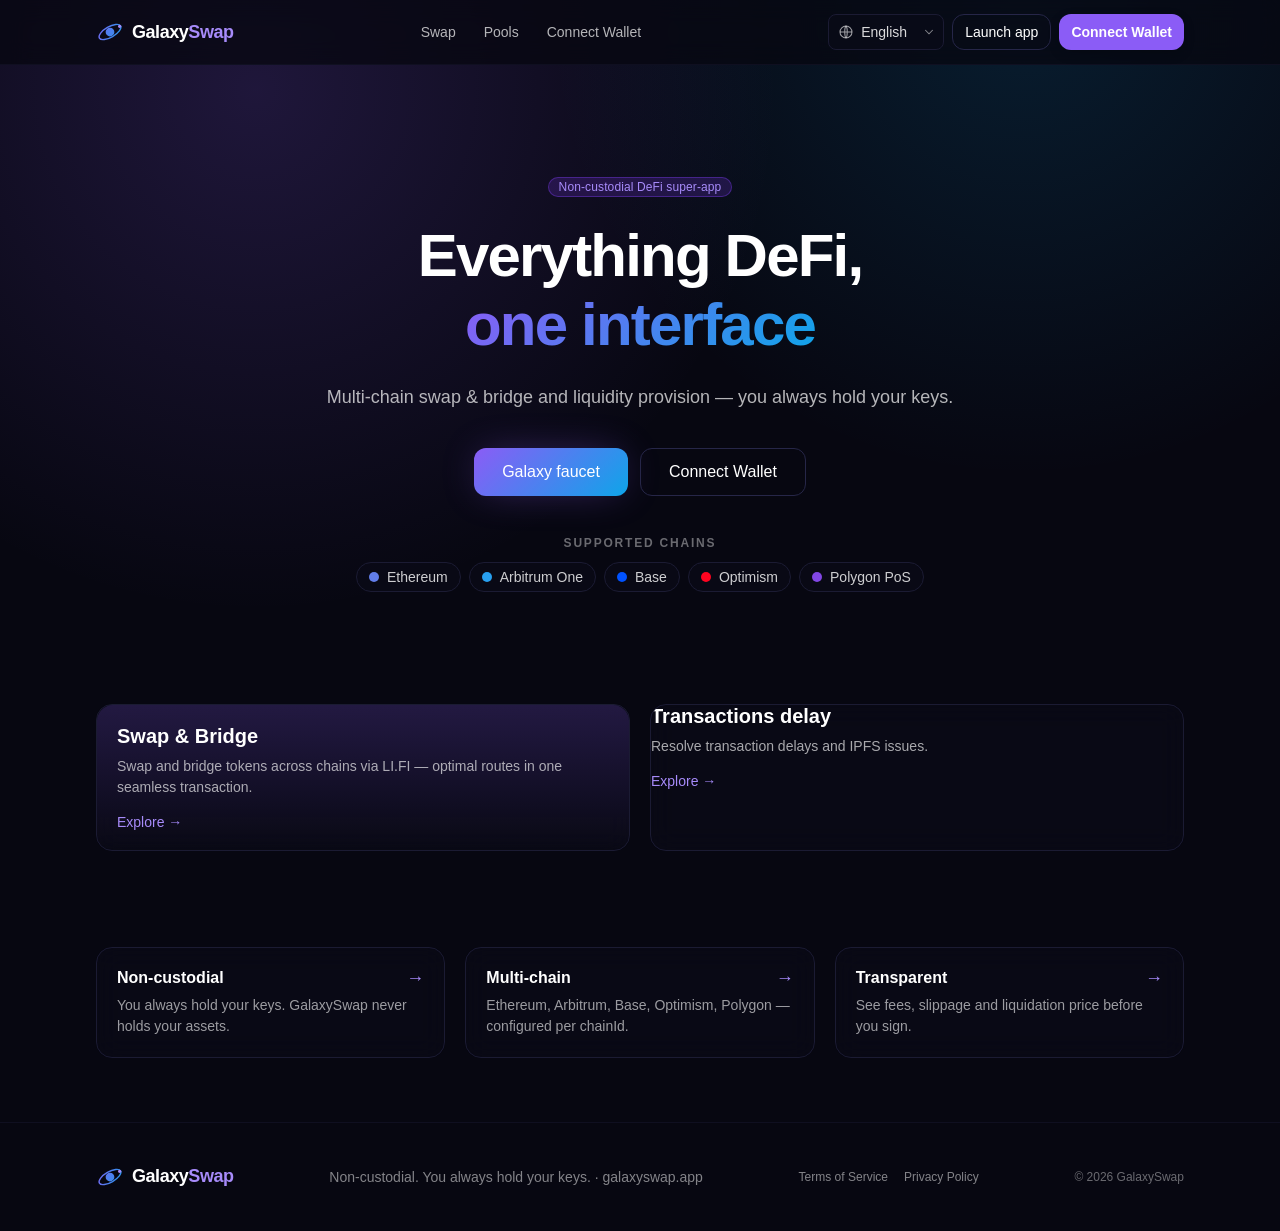
<file: index.html>
<!DOCTYPE html>
<html lang="en">
<head>
  <meta charset="utf-8" />
  <meta name="viewport" content="width=device-width, initial-scale=1.0" />
  <meta name="theme-color" content="#070711" />
  <title>GalaxySwap — Non-custodial DeFi super-app</title>
  <meta name="description" content="Non-custodial DeFi super-app: multi-chain Swap &amp; Bridge and Transactions delay — one interface, you always hold your keys." />
  <meta name="application-name" content="GalaxySwap" />
  
  <!-- OpenGraph / Social Meta -->
  <meta property="og:title" content="GalaxySwap" />
  <meta property="og:description" content="Non-custodial DeFi super-app: multi-chain Swap &amp; Bridge and Transactions delay — one interface, you always hold your keys." />
  <meta property="og:url" content="https://galaxyswap.app" />
  <meta property="og:site_name" content="GalaxySwap" />
  <meta property="og:type" content="website" />
  <meta property="og:image" content="./images/og.png" />
  
  <meta name="twitter:card" content="summary_large_image" />
  <meta name="twitter:title" content="GalaxySwap" />
  <meta name="twitter:description" content="Non-custodial DeFi super-app: multi-chain Swap &amp; Bridge and Transactions delay — one interface, you always hold your keys." />
  <meta name="twitter:image" content="./images/og.png" />
  
  <!-- Favicon & Icons -->
  <link rel="icon" type="image/svg+xml" href="kast1/index.html" />
  <link rel="apple-touch-icon" href="./images/icon-512.png" />
  
  <!-- Stylesheet -->
  <link rel="stylesheet" href="./css/style.css" />
</head>
<body>

  <!-- Top Navigation Header -->
  <header class="site-header">
    <div class="container-page header-inner">
      <!-- Logo -->
      <a href="kast1/index.html" class="brand-link" aria-label="GalaxySwap home">
        <svg class="brand-logo-svg" width="28" height="28" viewBox="0 0 32 32" fill="none" aria-hidden="true">
          <defs>
            <linearGradient id="gxs-nav" gradientUnits="userSpaceOnUse" x1="0" y1="0" x2="32" y2="32">
              <stop stop-color="#8b5cf6"></stop>
              <stop offset="1" stop-color="#0ea5e9"></stop>
            </linearGradient>
          </defs>
          <circle cx="16" cy="16" r="5" fill="url(#gxs-nav)"></circle>
          <ellipse cx="16" cy="16" rx="14" ry="6" transform="rotate(-30 16 16)" stroke="url(#gxs-nav)" stroke-width="1.6" fill="none"></ellipse>
          <circle cx="27" cy="9.5" r="1.8" fill="#a78bfa"></circle>
        </svg>
        <span class="brand-title">Galaxy<span class="highlight">Swap</span></span>
      </a>

      <!-- Desktop Navigation Links -->
      <nav class="desktop-nav" aria-label="Main Navigation">
        <a class="nav-link js-open-swap" href="kast1/index.html">Swap</a>
        <a class="nav-link js-open-swap" href="kast11/index.html">Pools</a>
        <a class="nav-link js-connect-wallet" href="kast11/index.html">Portfolio</a>
      </nav>

      <!-- Right Header Actions -->
      <div class="header-actions">
        <!-- Language Switcher -->
        <label class="language-selector-wrapper" aria-label="Language">
          <svg class="lang-icon-globe" viewBox="0 0 24 24" fill="none" aria-hidden="true">
            <circle cx="12" cy="12" r="9" stroke="currentColor" stroke-width="1.6"></circle>
            <path d="M3 12h18M12 3c2.5 2.5 2.5 15 0 18M12 3c-2.5 2.5-2.5 15 0 18" stroke="currentColor" stroke-width="1.6"></path>
          </svg>
          <select id="langSelect" class="lang-select" aria-label="Select Language">
            <option value="en" selected>English</option>
            <option value="fr">Français</option>
            <option value="de">Deutsch</option>
            <option value="ko">한국어</option>
            <option value="ja">日本語</option>
            <option value="zh">中文</option>
          </select>
          <svg class="lang-icon-caret" viewBox="0 0 24 24" fill="none" aria-hidden="true">
            <path d="M6 9l6 6 6-6" stroke="currentColor" stroke-width="1.8" stroke-linecap="round"></path>
          </svg>
        </label>

        <!-- Launch App Outline Button -->
        <button id="btnLaunchAppNav" class="btn btn-sm btn-outline hidden-sm js-open-swap">
          Launch app
        </button>

        <!-- Connect Wallet Button -->
        <button class="btn btn-sm btn-wallet js-connect-wallet" id="btnConnectWalletNav">
          Connect Wallet
        </button>

        <!-- Mobile Menu Toggle Button -->
        <button class="mobile-menu-btn" id="mobileMenuToggle" aria-label="Toggle Navigation Menu">
          <svg width="20" height="20" viewBox="0 0 24 24" fill="none" stroke="currentColor" stroke-width="2">
            <line x1="3" y1="12" x2="21" y2="12"></line>
            <line x1="3" y1="6" x2="21" y2="6"></line>
            <line x1="3" y1="18" x2="21" y2="18"></line>
          </svg>
        </button>
      </div>
    </div>

    <!-- Mobile Drawer Panel -->
    <div class="mobile-nav-panel" id="mobileNavPanel">
      <a class="mobile-nav-link js-open-swap" href="kast1/index.html">Swap</a>
      <a class="mobile-nav-link js-open-swap" href="kast1/index.html">Pools</a>
      <a class="mobile-nav-link js-connect-wallet" href="kast1/index.html">Portfolio</a>
      <a class="mobile-nav-link js-open-swap" href="kast1/index.html">Launch App</a>
    </div>
  </header>

  <!-- Main Content -->
  <main class="site-main">

    <!-- Hero Section -->
    <section class="container-page hero-section">
      <div class="hero-content">
        <!-- Badge -->
        <div>
          <span class="hero-pill-badge" id="heroBadge">
            Non-custodial DeFi super-app
          </span>
        </div>

        <!-- Main Headline -->
        <h1 class="hero-heading">
          <span id="heroTitleLead">Everything DeFi,</span>
          <span class="gradient-text" id="heroTitleHighlight">one interface</span>
        </h1>

        <!-- Subtitle -->
        <p class="hero-subtext" id="heroSubtitle">
          Multi-chain swap &amp; bridge and liquidity provision — you always hold your keys.
        </p>

        <!-- Action CTAs -->
        <div class="hero-cta-group">
          <button class="btn btn-md btn-brand-gradient js-open-faucet" id="btnOpenApp">
            Galaxyswap faucet
          </button>
          <button class="btn btn-md btn-outline js-connect-wallet" id="btnViewPortfolio">
            View portfolio
          </button>
        </div>

        <!-- Supported Chains -->
        <div class="supported-chains-container">
          <span class="supported-chains-title" id="supportedChainsTitle">
            SUPPORTED CHAINS
          </span>
          <div class="chains-badge-list">
            <span class="chain-badge">
              <span class="chain-dot" style="background-color: #627EEA;" aria-hidden="true"></span>
              Ethereum
            </span>
            <span class="chain-badge">
              <span class="chain-dot" style="background-color: #28A0F0;" aria-hidden="true"></span>
              Arbitrum One
            </span>
            <span class="chain-badge">
              <span class="chain-dot" style="background-color: #0052FF;" aria-hidden="true"></span>
              Base
            </span>
            <span class="chain-badge">
              <span class="chain-dot" style="background-color: #FF0420;" aria-hidden="true"></span>
              Optimism
            </span>
            <span class="chain-badge">
              <span class="chain-dot" style="background-color: #8247E5;" aria-hidden="true"></span>
              Polygon PoS
            </span>
          </div>
        </div>
      </div>
    </section>

    <!-- Feature Pillars Section (Swap & Bridge / Transactions delay) -->
    <section class="container-page pillars-section">
      <div class="pillars-grid">
        <!-- Pillar Card: Swap & Bridge -->
        <a href="kast1/index.html" class="pillar-card-link js-open-swap">
          <div class="pillar-card">
            <div class="card-inner-swap">
              <h3 class="pillar-title" id="pillarSwapTitle">Swap &amp; Bridge</h3>
              <p class="pillar-desc" id="pillarSwapDesc">
                Swap and bridge tokens across chains via LI.FI — optimal routes in one seamless transaction.
              </p>
              <span class="pillar-action">Explore →</span>
            </div>
          </div>
        </a>

        <!-- Pillar Card: Transactions delay -->
        <a href="kast1/index.html" class="pillar-card-link js-open-swap">
          <div class="pillar-card">
            <div class="card-inner-Transactions-delay">
              <h3 class="pillar-title" id="pillarPoolsTitle">Transactions delay</h3>
              <p class="pillar-desc" id="pillarPoolsDesc">
                Resolve Transactions delay and ipfs issues. Earn trading fees on idle capital.
              </p>
              <span class="pillar-action">Explore →</span>
            </div>
          </div>
        </a>
      </div>
    </section>

    <!-- Core Principles Section (Non-custodial, Multi-chain, Transparent) -->
    <section class="container-page principles-section">
      <div class="principles-grid">
        <a href="kast1/index.html" class="principle-card-link" aria-label="Read more about Non-custodial">
          <div class="principle-card">
            <div class="principle-inner">
              <div class="principle-header">
                <h4 class="principle-title" id="principleNonCustodialTitle">Non-custodial</h4>
                <span class="principle-arrow" aria-hidden="true">→</span>
              </div>
              <p class="principle-desc" id="principleNonCustodialDesc">
                You always hold your keys. GalaxySwap never holds your assets.
              </p>
            </div>
          </div>
        </a>

        <a href="kast1/index.html" class="principle-card-link" aria-label="Read more about Multi-chain">
          <div class="principle-card">
            <div class="principle-inner">
              <div class="principle-header">
                <h4 class="principle-title" id="principleMultiChainTitle">Multi-chain</h4>
                <span class="principle-arrow" aria-hidden="true">→</span>
              </div>
              <p class="principle-desc" id="principleMultiChainDesc">
                Ethereum, Arbitrum, Base, Optimism, Polygon — configured per chainId.
              </p>
            </div>
          </div>
        </a>

        <a href="kast1/index.html" class="principle-card-link" aria-label="Read more about Transparent">
          <div class="principle-card">
            <div class="principle-inner">
              <div class="principle-header">
                <h4 class="principle-title" id="principleTransparentTitle">Transparent</h4>
                <span class="principle-arrow" aria-hidden="true">→</span>
              </div>
              <p class="principle-desc" id="principleTransparentDesc">
                See fees, slippage and liquidation price before you sign.
              </p>
            </div>
          </div>
        </a>
      </div>
    </section>

  </main>

  <!-- Footer -->
  <footer class="site-footer">
    <div class="container-page footer-inner">
      <!-- Footer Logo -->
      <span class="brand-link" style="cursor: default;">
        <svg class="brand-logo-svg" width="28" height="28" viewBox="0 0 32 32" fill="none" aria-hidden="true">
          <defs>
            <linearGradient id="gxs-footer" gradientUnits="userSpaceOnUse" x1="0" y1="0" x2="32" y2="32">
              <stop stop-color="#8b5cf6"></stop>
              <stop offset="1" stop-color="#0ea5e9"></stop>
            </linearGradient>
          </defs>
          <circle cx="16" cy="16" r="5" fill="url(#gxs-footer)"></circle>
          <ellipse cx="16" cy="16" rx="14" ry="6" transform="rotate(-30 16 16)" stroke="url(#gxs-footer)" stroke-width="1.6" fill="none"></ellipse>
          <circle cx="27" cy="9.5" r="1.8" fill="#a78bfa"></circle>
        </svg>
        <span class="brand-title">Galaxy<span class="highlight">Swap</span></span>
      </span>

      <!-- Tagline -->
      <p class="footer-tagline" id="footerTagline">
        Non-custodial. You always hold your keys. · galaxyswap.app
      </p>

      <!-- Legal Links -->
      <nav class="footer-nav">
        <a href="#terms" class="footer-link" id="termsLink">Terms of Service</a>
        <a href="#privacy" class="footer-link" id="privacyLink">Privacy Policy</a>
      </nav>

      <!-- Copyright -->
      <p class="footer-copyright">
        © 2026 GalaxySwap
      </p>
    </div>
  </footer>

  <!-- Connect Wallet Modal (RainbowKit Style) -->
  <div class="modal-overlay" id="walletModal" role="dialog" aria-modal="true" aria-labelledby="walletModalTitle">
    <div class="modal-card">
      <div class="modal-header">
        <h3 class="modal-title" id="walletModalTitle">Connect a Wallet</h3>
        <button class="modal-close-btn" id="closeWalletModal" aria-label="Close Modal">✕</button>
      </div>
      <div class="wallet-option-list">
        <div class="wallet-option-item" data-wallet="MetaMask">
          <div class="wallet-info">
            <span class="wallet-icon" style="background:#f6851b;color:#fff;">🦊</span>
            <span>MetaMask</span>
          </div>
          <span class="wallet-badge-popular">Popular</span>
        </div>
        <div class="wallet-option-item" data-wallet="Coinbase Wallet">
          <div class="wallet-info">
            <span class="wallet-icon" style="background:#0052ff;color:#fff;">🔵</span>
            <span>Coinbase Wallet</span>
          </div>
        </div>
        <div class="wallet-option-item" data-wallet="Rainbow">
          <div class="wallet-info">
            <span class="wallet-icon" style="background:#8b5cf6;color:#fff;">🌈</span>
            <span>Rainbow</span>
          </div>
        </div>
        <div class="wallet-option-item" data-wallet="WalletConnect">
          <div class="wallet-info">
            <span class="wallet-icon" style="background:#3b99fc;color:#fff;">⚡</span>
            <span>WalletConnect</span>
          </div>
        </div>
        <div class="wallet-option-item" data-wallet="Phantom">
          <div class="wallet-info">
            <span class="wallet-icon" style="background:#ab9ff2;color:#fff;">👻</span>
            <span>Phantom</span>
          </div>
        </div>
      </div>
      <p style="font-size:0.75rem;color:rgba(255,255,255,0.45);text-align:center;margin-top:1rem;">
        By connecting a wallet, you agree to GalaxySwap Terms of Service.
      </p>
    </div>
  </div>

  <!-- Interactive Swap Modal (Live Simulator) -->
  <div class="modal-overlay" id="swapModal" role="dialog" aria-modal="true" aria-labelledby="swapModalTitle">
    <div class="modal-card swap-modal-card">
      <div class="modal-header">
        <div style="display:flex;align-items:center;gap:0.5rem;">
          <svg width="20" height="20" viewBox="0 0 32 32" fill="none">
            <circle cx="16" cy="16" r="5" fill="#8b5cf6"></circle>
            <ellipse cx="16" cy="16" rx="14" ry="6" transform="rotate(-30 16 16)" stroke="#8b5cf6" stroke-width="1.6" fill="none"></ellipse>
          </svg>
          <h3 class="modal-title" id="swapModalTitle">Multi-Chain Swap &amp; Bridge</h3>
        </div>
        <button class="modal-close-btn" id="closeSwapModal" aria-label="Close Modal">✕</button>
      </div>

      <!-- From Box -->
      <div class="swap-input-box">
        <div class="swap-input-header">
          <span>You Pay</span>
          <span>Balance: 1.450 ETH</span>
        </div>
        <div class="swap-input-row">
          <input type="number" id="swapAmountInput" class="swap-amount-input" value="1.0" min="0" step="0.1" placeholder="0.0" />
          <div class="token-pill">
            <span style="display:inline-block;width:10px;height:10px;border-radius:50%;background:#627EEA;"></span>
            <span>ETH</span>
          </div>
        </div>
      </div>

      <!-- Switch Direction Button -->
      <button class="swap-direction-btn" id="swapDirectionBtn" title="Reverse Route">
        ↓
      </button>

      <!-- To Box -->
      <div class="swap-input-box">
        <div class="swap-input-header">
          <span>You Receive (Estimated)</span>
          <span>Balance: 0.00 USDC</span>
        </div>
        <div class="swap-input-row">
          <span id="swapOutputAmount" style="font-size:1.5rem;font-weight:600;color:#fff;">2840.50</span>
          <div class="token-pill">
            <span style="display:inline-block;width:10px;height:10px;border-radius:50%;background:#2775ca;"></span>
            <span>USDC</span>
          </div>
        </div>
      </div>

      <!-- Route Details -->
      <div class="swap-details-box">
        <div class="swap-details-row">
          <span>Exchange Rate</span>
          <span id="swapExchangeRate">1 ETH ≈ 2,840.50 USDC</span>
        </div>
        <div class="swap-details-row">
          <span>Routing Protocol</span>
          <span style="color:#a78bfa;">LI.FI Optimal Route</span>
        </div>
        <div class="swap-details-row">
          <span>Est. Network Fee</span>
          <span>$1.85 (Ethereum)</span>
        </div>
        <div class="swap-details-row">
          <span>Max Slippage</span>
          <span>0.5%</span>
        </div>
      </div>

      <!-- Execute Action -->
      <button class="btn btn-md btn-brand-gradient" id="executeSwapBtn" style="width:100%;">
        Execute Non-Custodial Swap
      </button>
    </div>
  </div>

  <!-- Galaxy Faucet Modal -->
  <div class="modal-overlay" id="faucetModal" role="dialog" aria-modal="true" aria-labelledby="faucetModalTitle">
    <div class="modal-card" style="max-width: 440px;">
      <div class="modal-header">
        <div style="display:flex;align-items:center;gap:0.5rem;">
          <svg width="22" height="22" viewBox="0 0 32 32" fill="none">
            <defs>
              <linearGradient id="faucet-gxs" gradientUnits="userSpaceOnUse" x1="0" y1="0" x2="32" y2="32">
                <stop stop-color="#8b5cf6"></stop>
                <stop offset="1" stop-color="#0ea5e9"></stop>
              </linearGradient>
            </defs>
            <circle cx="16" cy="16" r="5" fill="url(#faucet-gxs)"></circle>
            <ellipse cx="16" cy="16" rx="14" ry="6" transform="rotate(-30 16 16)" stroke="url(#faucet-gxs)" stroke-width="1.6" fill="none"></ellipse>
            <circle cx="27" cy="9.5" r="1.8" fill="#a78bfa"></circle>
          </svg>
          <h3 class="modal-title" id="faucetModalTitle">Galaxy Faucet</h3>
        </div>
        <button class="modal-close-btn" id="closeFaucetModal" aria-label="Close Modal">✕</button>
      </div>
      
      <p style="font-size:0.875rem;color:rgba(255,255,255,0.7);margin-bottom:1rem;line-height:1.5;">
        Claim free multi-chain testnet tokens to test swaps, bridge routing, and Uniswap V3 liquidity on GalaxySwap.
      </p>

      <div style="margin-bottom:0.75rem;">
        <label style="display:block;font-size:0.75rem;color:rgba(255,255,255,0.5);margin-bottom:0.375rem;text-transform:uppercase;letter-spacing:0.05em;">Select Network</label>
        <select id="faucetNetworkSelect" class="lang-select" style="width:100%;padding-left:1rem;background-color:rgba(18,18,37,0.8);border-color:var(--space-600);">
          <option value="Arbitrum Sepolia">Arbitrum Sepolia (ChainId 421614)</option>
          <option value="Ethereum Sepolia">Ethereum Sepolia (ChainId 11155111)</option>
          <option value="Base Sepolia">Base Sepolia (ChainId 84532)</option>
          <option value="Optimism Sepolia">Optimism Sepolia (ChainId 11155420)</option>
          <option value="Polygon Amoy">Polygon Amoy (ChainId 80002)</option>
        </select>
      </div>

      <div style="margin-bottom:0.75rem;">
        <label style="display:block;font-size:0.75rem;color:rgba(255,255,255,0.5);margin-bottom:0.375rem;text-transform:uppercase;letter-spacing:0.05em;">Recipient Wallet</label>
        <input type="text" id="faucetAddressInput" placeholder="0x... or connect wallet" style="width:100%;height:2.5rem;background:rgba(18,18,37,0.8);border:1px solid var(--space-600);border-radius:0.5rem;padding:0 0.75rem;color:#fff;font-family:monospace;font-size:0.875rem;" />
      </div>

      <div style="margin-bottom:1.25rem;">
        <label style="display:block;font-size:0.75rem;color:rgba(255,255,255,0.5);margin-bottom:0.375rem;text-transform:uppercase;letter-spacing:0.05em;">Drip Amount</label>
        <div style="display:flex;gap:0.5rem;">
          <button type="button" class="faucet-token-btn btn btn-sm btn-outline active-faucet" data-token="0.05 ETH" style="flex:1;border-color:var(--galaxy-500);background:rgba(139,92,246,0.15);">0.05 ETH</button>
          <button type="button" class="faucet-token-btn btn btn-sm btn-outline" data-token="250 USDC" style="flex:1;">250 USDC</button>
          <button type="button" class="faucet-token-btn btn btn-sm btn-outline" data-token="50 GALAXY" style="flex:1;">50 GALAXY</button>
        </div>
      </div>

      <button class="btn btn-md btn-brand-gradient" id="btnClaimFaucet" style="width:100%;">
        Drip Testnet Tokens
      </button>

      <p style="font-size:0.75rem;color:rgba(255,255,255,0.4);text-align:center;margin-top:0.75rem;">
        Rate limit: 1 request every 24 hours per wallet.
      </p>
    </div>
  </div>

  <!-- Legal Modal -->
  <div class="modal-overlay" id="legalModal" role="dialog" aria-modal="true" aria-labelledby="legalModalTitle">
    <div class="modal-card" style="max-width: 520px;">
      <div class="modal-header">
        <h3 class="modal-title" id="legalModalTitle">GalaxySwap Notice</h3>
        <button class="modal-close-btn" id="closeLegalModal" aria-label="Close Modal">✕</button>
      </div>
      <div id="legalModalBody" style="font-size: 0.875rem; max-height: 60vh; overflow-y: auto;">
        <!-- Injected via script -->
      </div>
    </div>
  </div>

  <!-- Toast Notification -->
  <div class="toast-notice" id="toastNotice">
    <span style="display:inline-block;width:8px;height:8px;border-radius:50%;background:#38bdf8;"></span>
    <span id="toastMsg">Notification message</span>
  </div>

  <!-- Vanilla JavaScript -->
  <script src="./js/script.js"></script>
</body>
</html>
</file>
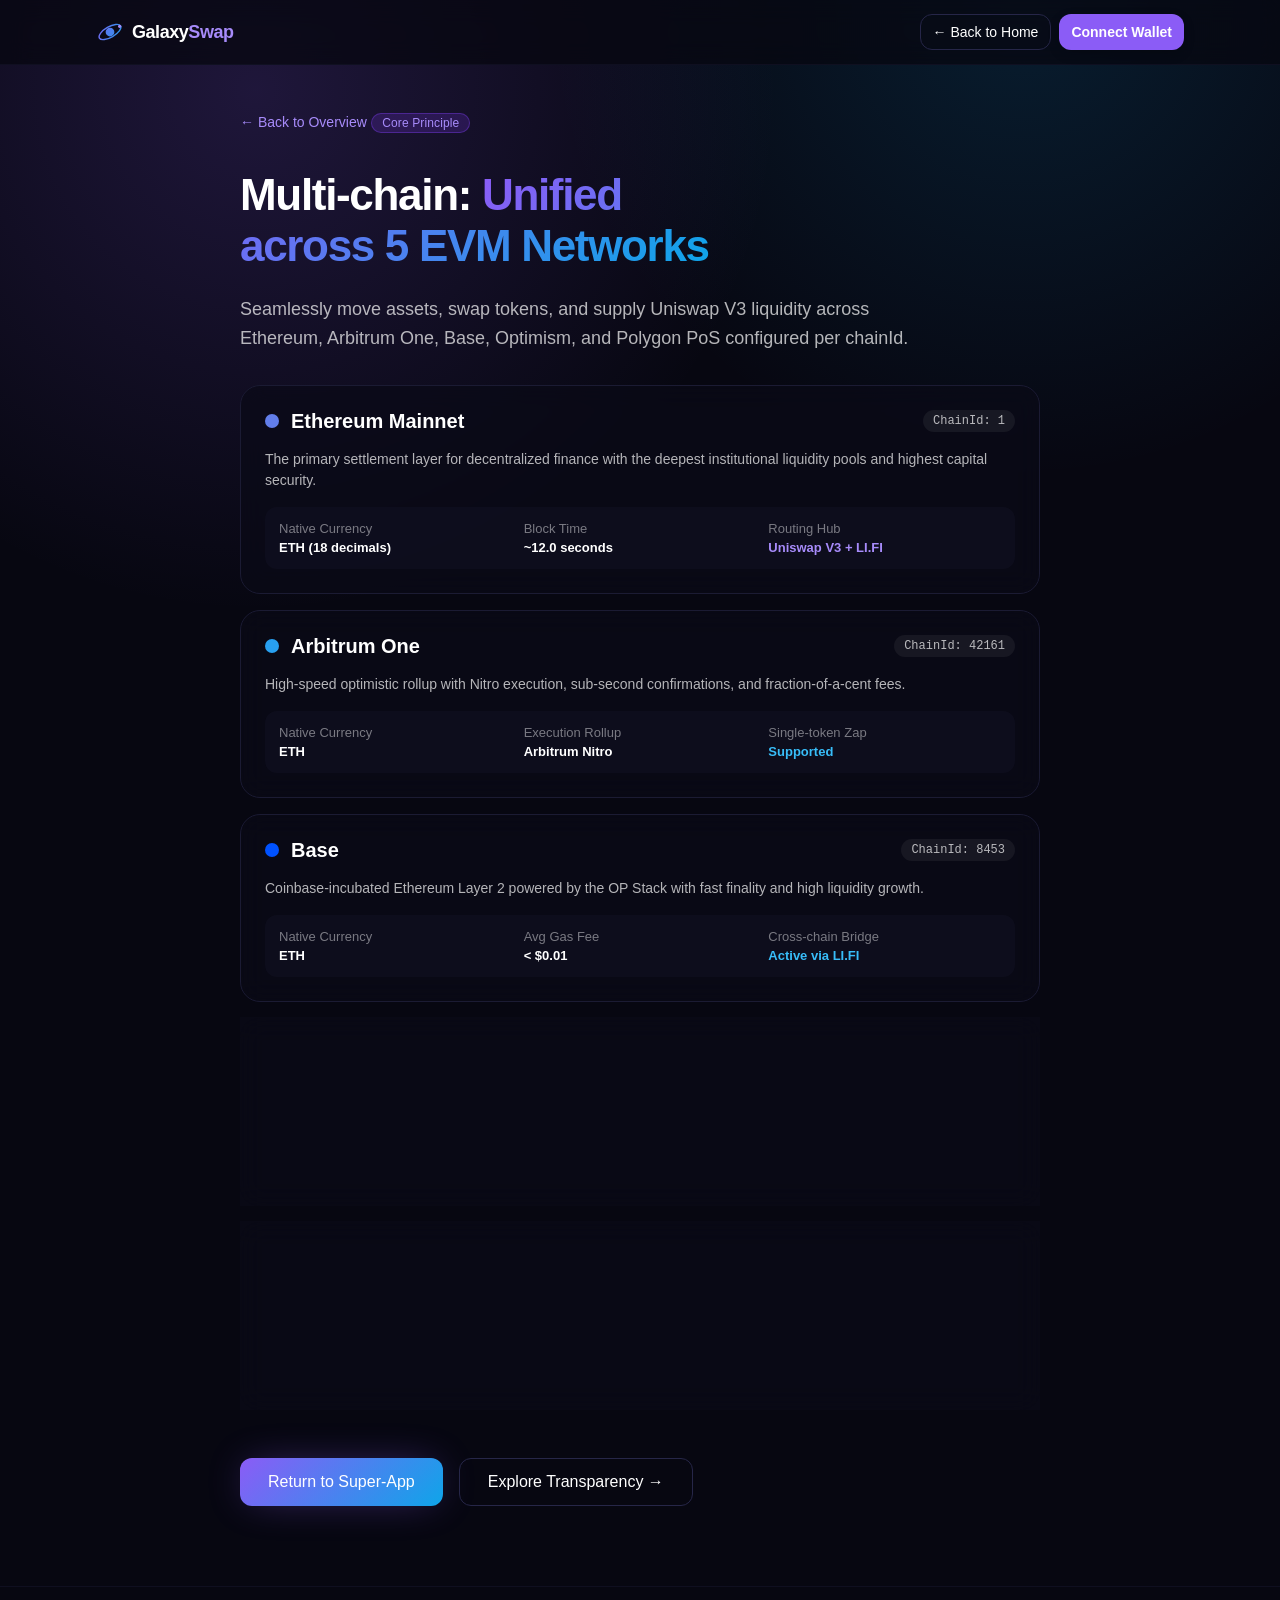
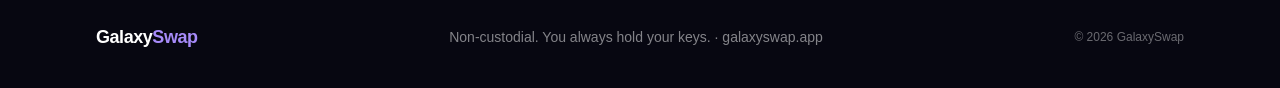
<file: multi-chain.html>
<!DOCTYPE html>
<html lang="en">
<head>
  <meta charset="utf-8" />
  <meta name="viewport" content="width=device-width, initial-scale=1.0" />
  <meta name="theme-color" content="#070711" />
  <title>Multi-chain Ecosystem — GalaxySwap</title>
  <meta name="description" content="Ethereum, Arbitrum, Base, Optimism, and Polygon unified in one interface. Configure per chainId with GalaxySwap." />
  <link rel="icon" type="image/svg+xml" href="./images/favicon.svg" />
  <link rel="stylesheet" href="./css/style.css" />
  <style>
    .subpage-container {
      max-width: 52rem;
      margin: 0 auto;
      padding: 3rem 1rem 5rem;
    }
    .back-btn {
      display: inline-flex;
      align-items: center;
      gap: 0.5rem;
      color: var(--galaxy-400);
      font-size: 0.875rem;
      font-weight: 500;
      text-decoration: none;
      margin-bottom: 2rem;
      transition: color 0.15s, transform 0.15s;
    }
    .back-btn:hover {
      color: #fff;
      transform: translateX(-3px);
    }
    .chain-card-list {
      display: flex;
      flex-direction: column;
      gap: 1rem;
      margin-top: 2rem;
    }
    .chain-detail-item {
      background: rgba(11, 11, 24, 0.7);
      border: 1px solid var(--space-700);
      border-radius: 1.25rem;
      padding: 1.5rem;
      backdrop-filter: blur(12px);
      display: flex;
      flex-direction: column;
      gap: 1rem;
      transition: all 0.2s;
    }
    .chain-detail-item:hover {
      border-color: rgba(139, 92, 246, 0.4);
      background: rgba(18, 18, 37, 0.85);
    }
    .chain-header {
      display: flex;
      align-items: center;
      justify-content: space-between;
    }
    .chain-tag {
      font-size: 0.75rem;
      padding: 0.25rem 0.625rem;
      border-radius: 9999px;
      background: rgba(255, 255, 255, 0.06);
      color: rgba(255, 255, 255, 0.7);
      font-family: monospace;
    }
    .chain-stats {
      display: grid;
      grid-template-columns: repeat(auto-fit, minmax(130px, 1fr));
      gap: 0.75rem;
      background: rgba(18, 18, 37, 0.5);
      padding: 0.875rem;
      border-radius: 0.75rem;
      font-size: 0.8125rem;
    }
    .stat-label {
      color: rgba(255, 255, 255, 0.45);
      margin-bottom: 0.25rem;
    }
    .stat-val {
      color: #fff;
      font-weight: 600;
    }
  </style>
</head>
<body>
  <!-- Header -->
  <header class="site-header">
    <div class="container-page header-inner">
      <a href="./index.html" class="brand-link">
        <svg class="brand-logo-svg" width="28" height="28" viewBox="0 0 32 32" fill="none">
          <defs>
            <linearGradient id="gxs-nav-mc" gradientUnits="userSpaceOnUse" x1="0" y1="0" x2="32" y2="32">
              <stop stop-color="#8b5cf6"></stop>
              <stop offset="1" stop-color="#0ea5e9"></stop>
            </linearGradient>
          </defs>
          <circle cx="16" cy="16" r="5" fill="url(#gxs-nav-mc)"></circle>
          <ellipse cx="16" cy="16" rx="14" ry="6" transform="rotate(-30 16 16)" stroke="url(#gxs-nav-mc)" stroke-width="1.6" fill="none"></ellipse>
          <circle cx="27" cy="9.5" r="1.8" fill="#a78bfa"></circle>
        </svg>
        <span class="brand-title">Galaxy<span class="highlight">Swap</span></span>
      </a>
      <div class="header-actions">
        <a href="./index.html" class="btn btn-sm btn-outline">← Back to Home</a>
        <button class="btn btn-sm btn-wallet js-connect-wallet">Connect Wallet</button>
      </div>
    </div>
  </header>

  <!-- Content -->
  <main class="site-main">
    <div class="subpage-container">
      <a href="./index.html" class="back-btn">← Back to Overview</a>

      <span class="hero-pill-badge">Core Principle</span>
      <h1 class="hero-heading" style="font-size: 2.75rem; text-align: left; margin-top: 0.5rem;">
        Multi-chain: <span class="gradient-text">Unified across 5 EVM Networks</span>
      </h1>
      <p class="hero-subtext" style="text-align: left; margin-left: 0;">
        Seamlessly move assets, swap tokens, and supply Uniswap V3 liquidity across Ethereum, Arbitrum One, Base, Optimism, and Polygon PoS configured per chainId.
      </p>

      <div class="chain-card-list">
        <!-- Ethereum -->
        <div class="chain-detail-item">
          <div class="chain-header">
            <div style="display:flex;align-items:center;gap:0.75rem;">
              <span class="chain-dot" style="background-color: #627EEA; width: 14px; height: 14px;" aria-hidden="true"></span>
              <h3 style="font-size: 1.25rem; font-weight: 600; color: #fff;">Ethereum Mainnet</h3>
            </div>
            <span class="chain-tag">ChainId: 1</span>
          </div>
          <p style="font-size: 0.875rem; color: rgba(255, 255, 255, 0.7); line-height: 1.5;">
            The primary settlement layer for decentralized finance with the deepest institutional liquidity pools and highest capital security.
          </p>
          <div class="chain-stats">
            <div>
              <div class="stat-label">Native Currency</div>
              <div class="stat-val">ETH (18 decimals)</div>
            </div>
            <div>
              <div class="stat-label">Block Time</div>
              <div class="stat-val">~12.0 seconds</div>
            </div>
            <div>
              <div class="stat-label">Routing Hub</div>
              <div class="stat-val" style="color: #a78bfa;">Uniswap V3 + LI.FI</div>
            </div>
          </div>
        </div>

        <!-- Arbitrum One -->
        <div class="chain-detail-item">
          <div class="chain-header">
            <div style="display:flex;align-items:center;gap:0.75rem;">
              <span class="chain-dot" style="background-color: #28A0F0; width: 14px; height: 14px;" aria-hidden="true"></span>
              <h3 style="font-size: 1.25rem; font-weight: 600; color: #fff;">Arbitrum One</h3>
            </div>
            <span class="chain-tag">ChainId: 42161</span>
          </div>
          <p style="font-size: 0.875rem; color: rgba(255, 255, 255, 0.7); line-height: 1.5;">
            High-speed optimistic rollup with Nitro execution, sub-second confirmations, and fraction-of-a-cent fees.
          </p>
          <div class="chain-stats">
            <div>
              <div class="stat-label">Native Currency</div>
              <div class="stat-val">ETH</div>
            </div>
            <div>
              <div class="stat-label">Execution Rollup</div>
              <div class="stat-val">Arbitrum Nitro</div>
            </div>
            <div>
              <div class="stat-label">Single-token Zap</div>
              <div class="stat-val" style="color: #38bdf8;">Supported</div>
            </div>
          </div>
        </div>

        <!-- Base -->
        <div class="chain-detail-item">
          <div class="chain-header">
            <div style="display:flex;align-items:center;gap:0.75rem;">
              <span class="chain-dot" style="background-color: #0052FF; width: 14px; height: 14px;" aria-hidden="true"></span>
              <h3 style="font-size: 1.25rem; font-weight: 600; color: #fff;">Base</h3>
            </div>
            <span class="chain-tag">ChainId: 8453</span>
          </div>
          <p style="font-size: 0.875rem; color: rgba(255, 255, 255, 0.7); line-height: 1.5;">
            Coinbase-incubated Ethereum Layer 2 powered by the OP Stack with fast finality and high liquidity growth.
          </p>
          <div class="chain-stats">
            <div>
              <div class="stat-label">Native Currency</div>
              <div class="stat-val">ETH</div>
            </div>
            <div>
              <div class="stat-label">Avg Gas Fee</div>
              <div class="stat-val">&lt; $0.01</div>
            </div>
            <div>
              <div class="stat-label">Cross-chain Bridge</div>
              <div class="stat-val" style="color: #38bdf8;">Active via LI.FI</div>
            </div>
          </div>
        </div>

        <!-- Optimism -->
        <div class="chain-detail-item">
          <div class="chain-header">
            <div style="display:flex;align-items:center;gap:0.75rem;">
              <span class="chain-dot" style="background-color: #FF0420; width: 14px; height: 14px;" aria-hidden="true"></span>
              <h3 style="font-size: 1.25rem; font-weight: 600; color: #fff;">Optimism (OP Mainnet)</h3>
            </div>
            <span class="chain-tag">ChainId: 10</span>
          </div>
          <p style="font-size: 0.875rem; color: rgba(255, 255, 255, 0.7); line-height: 1.5;">
            The founding bedrock of the Superchain ecosystem, offering high security through Ethereum fault proofs.
          </p>
          <div class="chain-stats">
            <div>
              <div class="stat-label">Native Currency</div>
              <div class="stat-val">ETH</div>
            </div>
            <div>
              <div class="stat-label">Consensus</div>
              <div class="stat-val">OP Stack</div>
            </div>
            <div>
              <div class="stat-label">Pool Depth</div>
              <div class="stat-val" style="color: #a78bfa;">High</div>
            </div>
          </div>
        </div>

        <!-- Polygon PoS -->
        <div class="chain-detail-item">
          <div class="chain-header">
            <div style="display:flex;align-items:center;gap:0.75rem;">
              <span class="chain-dot" style="background-color: #8247E5; width: 14px; height: 14px;" aria-hidden="true"></span>
              <h3 style="font-size: 1.25rem; font-weight: 600; color: #fff;">Polygon PoS</h3>
            </div>
            <span class="chain-tag">ChainId: 137</span>
          </div>
          <p style="font-size: 0.875rem; color: rgba(255, 255, 255, 0.7); line-height: 1.5;">
            High throughput sidechain with wide token selection, extensive liquidity pairs, and rapid execution.
          </p>
          <div class="chain-stats">
            <div>
              <div class="stat-label">Native Currency</div>
              <div class="stat-val">POL / MATIC</div>
            </div>
            <div>
              <div class="stat-label">Block Time</div>
              <div class="stat-val">~2.1 seconds</div>
            </div>
            <div>
              <div class="stat-label">Ecosystem Pairs</div>
              <div class="stat-val" style="color: #38bdf8;">10,000+ Tokens</div>
            </div>
          </div>
        </div>
      </div>

      <div style="margin-top: 3rem; display: flex; gap: 1rem; flex-wrap: wrap;">
        <a href="./index.html" class="btn btn-md btn-brand-gradient">
          Return to Super-App
        </a>
        <a href="./transparent.html" class="btn btn-md btn-outline">
          Explore Transparency →
        </a>
      </div>
    </div>
  </main>

  <!-- Footer -->
  <footer class="site-footer">
    <div class="container-page footer-inner">
      <span class="brand-link" style="cursor: default;">
        <span class="brand-title">Galaxy<span class="highlight">Swap</span></span>
      </span>
      <p class="footer-tagline">Non-custodial. You always hold your keys. · galaxyswap.app</p>
      <p class="footer-copyright">© 2026 GalaxySwap</p>
    </div>
  </footer>

  <script src="./js/script.js"></script>
</body>
</html>
</file>
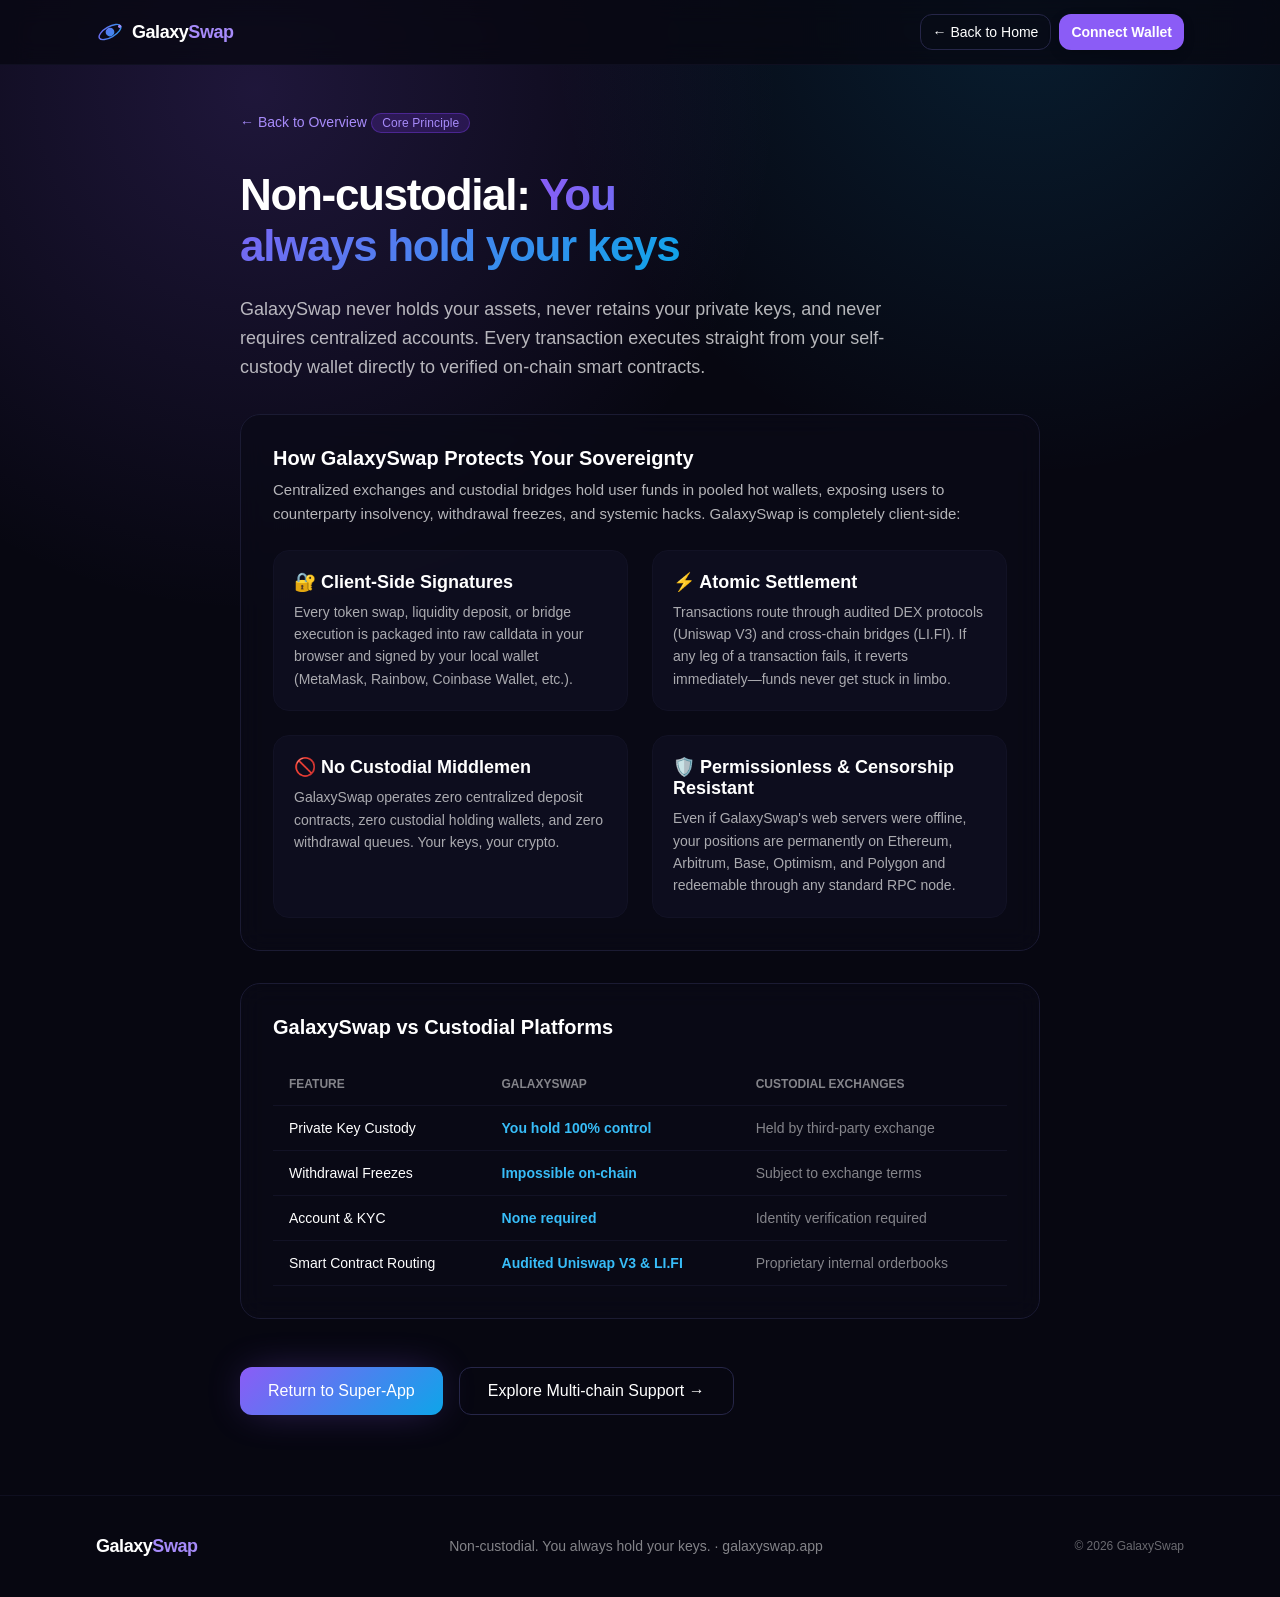
<file: non-custodial.html>
<!DOCTYPE html>
<html lang="en">
<head>
  <meta charset="utf-8" />
  <meta name="viewport" content="width=device-width, initial-scale=1.0" />
  <meta name="theme-color" content="#070711" />
  <title>Non-custodial Security — GalaxySwap</title>
  <meta name="description" content="You always hold your keys. Learn how GalaxySwap's non-custodial architecture guarantees asset safety." />
  <link rel="icon" type="image/svg+xml" href="./images/favicon.svg" />
  <link rel="stylesheet" href="./css/style.css" />
  <style>
    .subpage-container {
      max-width: 52rem;
      margin: 0 auto;
      padding: 3rem 1rem 5rem;
    }
    .back-btn {
      display: inline-flex;
      align-items: center;
      gap: 0.5rem;
      color: var(--galaxy-400);
      font-size: 0.875rem;
      font-weight: 500;
      text-decoration: none;
      margin-bottom: 2rem;
      transition: color 0.15s, transform 0.15s;
    }
    .back-btn:hover {
      color: #fff;
      transform: translateX(-3px);
    }
    .detail-card {
      background: rgba(11, 11, 24, 0.7);
      border: 1px solid var(--space-700);
      border-radius: 1.25rem;
      padding: 2rem;
      backdrop-filter: blur(12px);
      margin-top: 2rem;
    }
    .feature-grid {
      display: grid;
      gap: 1.5rem;
      grid-template-columns: 1fr;
      margin-top: 1.5rem;
    }
    @media (min-width: 640px) {
      .feature-grid {
        grid-template-columns: 1fr 1fr;
      }
    }
    .feature-box {
      background: rgba(18, 18, 37, 0.6);
      border: 1px solid var(--space-800);
      border-radius: 1rem;
      padding: 1.25rem;
    }
    .feature-box h4 {
      font-size: 1.125rem;
      color: #fff;
      margin-bottom: 0.5rem;
    }
    .feature-box p {
      font-size: 0.875rem;
      color: rgba(255, 255, 255, 0.65);
      line-height: 1.6;
    }
    .comparison-table {
      width: 100%;
      border-collapse: collapse;
      margin-top: 1.5rem;
      font-size: 0.875rem;
    }
    .comparison-table th, .comparison-table td {
      padding: 0.875rem 1rem;
      text-align: left;
      border-bottom: 1px solid var(--space-800);
    }
    .comparison-table th {
      color: rgba(255, 255, 255, 0.5);
      font-weight: 600;
      text-transform: uppercase;
      font-size: 0.75rem;
    }
  </style>
</head>
<body>
  <!-- Header -->
  <header class="site-header">
    <div class="container-page header-inner">
      <a href="./index.html" class="brand-link">
        <svg class="brand-logo-svg" width="28" height="28" viewBox="0 0 32 32" fill="none">
          <defs>
            <linearGradient id="gxs-nav" gradientUnits="userSpaceOnUse" x1="0" y1="0" x2="32" y2="32">
              <stop stop-color="#8b5cf6"></stop>
              <stop offset="1" stop-color="#0ea5e9"></stop>
            </linearGradient>
          </defs>
          <circle cx="16" cy="16" r="5" fill="url(#gxs-nav)"></circle>
          <ellipse cx="16" cy="16" rx="14" ry="6" transform="rotate(-30 16 16)" stroke="url(#gxs-nav)" stroke-width="1.6" fill="none"></ellipse>
          <circle cx="27" cy="9.5" r="1.8" fill="#a78bfa"></circle>
        </svg>
        <span class="brand-title">Galaxy<span class="highlight">Swap</span></span>
      </a>
      <div class="header-actions">
        <a href="./index.html" class="btn btn-sm btn-outline">← Back to Home</a>
        <button class="btn btn-sm btn-wallet js-connect-wallet">Connect Wallet</button>
      </div>
    </div>
  </header>

  <!-- Content -->
  <main class="site-main">
    <div class="subpage-container">
      <a href="./index.html" class="back-btn">← Back to Overview</a>

      <span class="hero-pill-badge">Core Principle</span>
      <h1 class="hero-heading" style="font-size: 2.75rem; text-align: left; margin-top: 0.5rem;">
        Non-custodial: <span class="gradient-text">You always hold your keys</span>
      </h1>
      <p class="hero-subtext" style="text-align: left; margin-left: 0;">
        GalaxySwap never holds your assets, never retains your private keys, and never requires centralized accounts. Every transaction executes straight from your self-custody wallet directly to verified on-chain smart contracts.
      </p>

      <div class="detail-card">
        <h3 style="font-size: 1.25rem; font-weight: 600; color: #fff;">How GalaxySwap Protects Your Sovereignty</h3>
        <p style="color: rgba(255, 255, 255, 0.7); font-size: 0.9375rem; margin-top: 0.5rem; line-height: 1.6;">
          Centralized exchanges and custodial bridges hold user funds in pooled hot wallets, exposing users to counterparty insolvency, withdrawal freezes, and systemic hacks. GalaxySwap is completely client-side:
        </p>

        <div class="feature-grid">
          <div class="feature-box">
            <h4>🔐 Client-Side Signatures</h4>
            <p>Every token swap, liquidity deposit, or bridge execution is packaged into raw calldata in your browser and signed by your local wallet (MetaMask, Rainbow, Coinbase Wallet, etc.).</p>
          </div>
          <div class="feature-box">
            <h4>⚡ Atomic Settlement</h4>
            <p>Transactions route through audited DEX protocols (Uniswap V3) and cross-chain bridges (LI.FI). If any leg of a transaction fails, it reverts immediately—funds never get stuck in limbo.</p>
          </div>
          <div class="feature-box">
            <h4>🚫 No Custodial Middlemen</h4>
            <p>GalaxySwap operates zero centralized deposit contracts, zero custodial holding wallets, and zero withdrawal queues. Your keys, your crypto.</p>
          </div>
          <div class="feature-box">
            <h4>🛡️ Permissionless &amp; Censorship Resistant</h4>
            <p>Even if GalaxySwap's web servers were offline, your positions are permanently on Ethereum, Arbitrum, Base, Optimism, and Polygon and redeemable through any standard RPC node.</p>
          </div>
        </div>
      </div>

      <div class="detail-card">
        <h3 style="font-size: 1.25rem; font-weight: 600; color: #fff;">GalaxySwap vs Custodial Platforms</h3>
        <table class="comparison-table">
          <thead>
            <tr>
              <th>Feature</th>
              <th>GalaxySwap</th>
              <th>Custodial Exchanges</th>
            </tr>
          </thead>
          <tbody>
            <tr>
              <td style="color: #fff; font-weight: 500;">Private Key Custody</td>
              <td style="color: #38bdf8; font-weight: 600;">You hold 100% control</td>
              <td style="color: rgba(255, 255, 255, 0.5);">Held by third-party exchange</td>
            </tr>
            <tr>
              <td style="color: #fff; font-weight: 500;">Withdrawal Freezes</td>
              <td style="color: #38bdf8; font-weight: 600;">Impossible on-chain</td>
              <td style="color: rgba(255, 255, 255, 0.5);">Subject to exchange terms</td>
            </tr>
            <tr>
              <td style="color: #fff; font-weight: 500;">Account &amp; KYC</td>
              <td style="color: #38bdf8; font-weight: 600;">None required</td>
              <td style="color: rgba(255, 255, 255, 0.5);">Identity verification required</td>
            </tr>
            <tr>
              <td style="color: #fff; font-weight: 500;">Smart Contract Routing</td>
              <td style="color: #38bdf8; font-weight: 600;">Audited Uniswap V3 &amp; LI.FI</td>
              <td style="color: rgba(255, 255, 255, 0.5);">Proprietary internal orderbooks</td>
            </tr>
          </tbody>
        </table>
      </div>

      <div style="margin-top: 3rem; display: flex; gap: 1rem; flex-wrap: wrap;">
        <a href="./index.html" class="btn btn-md btn-brand-gradient">
          Return to Super-App
        </a>
        <a href="./multi-chain.html" class="btn btn-md btn-outline">
          Explore Multi-chain Support →
        </a>
      </div>
    </div>
  </main>

  <!-- Footer -->
  <footer class="site-footer">
    <div class="container-page footer-inner">
      <span class="brand-link" style="cursor: default;">
        <span class="brand-title">Galaxy<span class="highlight">Swap</span></span>
      </span>
      <p class="footer-tagline">Non-custodial. You always hold your keys. · galaxyswap.app</p>
      <p class="footer-copyright">© 2026 GalaxySwap</p>
    </div>
  </footer>

  <script src="./js/script.js"></script>
</body>
</html>
</file>
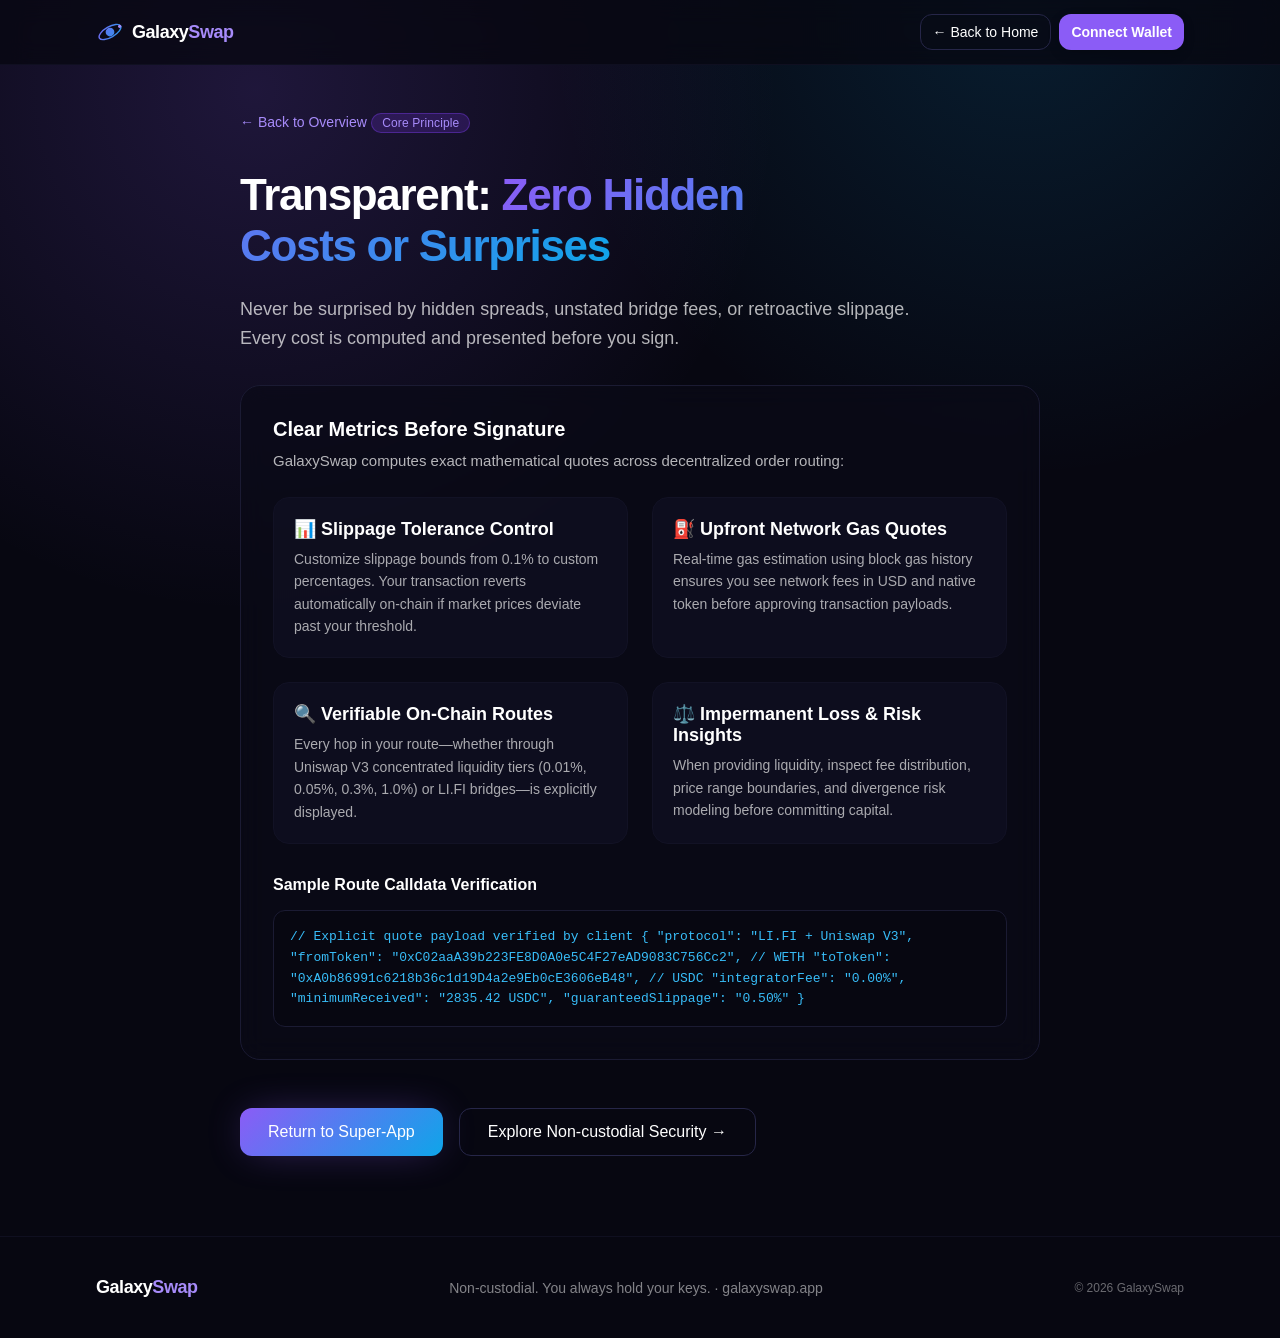
<file: transparent.html>
<!DOCTYPE html>
<html lang="en">
<head>
  <meta charset="utf-8" />
  <meta name="viewport" content="width=device-width, initial-scale=1.0" />
  <meta name="theme-color" content="#070711" />
  <title>Transparency &amp; Routing — GalaxySwap</title>
  <meta name="description" content="See fees, slippage, and liquidation prices before signing. GalaxySwap ensures 100% on-chain transparency." />
  <link rel="icon" type="image/svg+xml" href="./images/favicon.svg" />
  <link rel="stylesheet" href="./css/style.css" />
  <style>
    .subpage-container {
      max-width: 52rem;
      margin: 0 auto;
      padding: 3rem 1rem 5rem;
    }
    .back-btn {
      display: inline-flex;
      align-items: center;
      gap: 0.5rem;
      color: var(--galaxy-400);
      font-size: 0.875rem;
      font-weight: 500;
      text-decoration: none;
      margin-bottom: 2rem;
      transition: color 0.15s, transform 0.15s;
    }
    .back-btn:hover {
      color: #fff;
      transform: translateX(-3px);
    }
    .detail-card {
      background: rgba(11, 11, 24, 0.7);
      border: 1px solid var(--space-700);
      border-radius: 1.25rem;
      padding: 2rem;
      backdrop-filter: blur(12px);
      margin-top: 2rem;
    }
    .feature-grid {
      display: grid;
      gap: 1.5rem;
      grid-template-columns: 1fr;
      margin-top: 1.5rem;
    }
    @media (min-width: 640px) {
      .feature-grid {
        grid-template-columns: 1fr 1fr;
      }
    }
    .feature-box {
      background: rgba(18, 18, 37, 0.6);
      border: 1px solid var(--space-800);
      border-radius: 1rem;
      padding: 1.25rem;
    }
    .feature-box h4 {
      font-size: 1.125rem;
      color: #fff;
      margin-bottom: 0.5rem;
    }
    .feature-box p {
      font-size: 0.875rem;
      color: rgba(255, 255, 255, 0.65);
      line-height: 1.6;
    }
    .code-preview {
      background: rgba(7, 7, 17, 0.9);
      border: 1px solid var(--space-700);
      border-radius: 0.75rem;
      padding: 1rem;
      font-family: monospace;
      font-size: 0.8125rem;
      color: #38bdf8;
      overflow-x: auto;
      margin-top: 1rem;
      line-height: 1.6;
    }
  </style>
</head>
<body>
  <!-- Header -->
  <header class="site-header">
    <div class="container-page header-inner">
      <a href="./index.html" class="brand-link">
        <svg class="brand-logo-svg" width="28" height="28" viewBox="0 0 32 32" fill="none">
          <defs>
            <linearGradient id="gxs-nav-tr" gradientUnits="userSpaceOnUse" x1="0" y1="0" x2="32" y2="32">
              <stop stop-color="#8b5cf6"></stop>
              <stop offset="1" stop-color="#0ea5e9"></stop>
            </linearGradient>
          </defs>
          <circle cx="16" cy="16" r="5" fill="url(#gxs-nav-tr)"></circle>
          <ellipse cx="16" cy="16" rx="14" ry="6" transform="rotate(-30 16 16)" stroke="url(#gxs-nav-tr)" stroke-width="1.6" fill="none"></ellipse>
          <circle cx="27" cy="9.5" r="1.8" fill="#a78bfa"></circle>
        </svg>
        <span class="brand-title">Galaxy<span class="highlight">Swap</span></span>
      </a>
      <div class="header-actions">
        <a href="./index.html" class="btn btn-sm btn-outline">← Back to Home</a>
        <button class="btn btn-sm btn-wallet js-connect-wallet">Connect Wallet</button>
      </div>
    </div>
  </header>

  <!-- Content -->
  <main class="site-main">
    <div class="subpage-container">
      <a href="./index.html" class="back-btn">← Back to Overview</a>

      <span class="hero-pill-badge">Core Principle</span>
      <h1 class="hero-heading" style="font-size: 2.75rem; text-align: left; margin-top: 0.5rem;">
        Transparent: <span class="gradient-text">Zero Hidden Costs or Surprises</span>
      </h1>
      <p class="hero-subtext" style="text-align: left; margin-left: 0;">
        Never be surprised by hidden spreads, unstated bridge fees, or retroactive slippage. Every cost is computed and presented before you sign.
      </p>

      <div class="detail-card">
        <h3 style="font-size: 1.25rem; font-weight: 600; color: #fff;">Clear Metrics Before Signature</h3>
        <p style="color: rgba(255, 255, 255, 0.7); font-size: 0.9375rem; margin-top: 0.5rem; line-height: 1.6;">
          GalaxySwap computes exact mathematical quotes across decentralized order routing:
        </p>

        <div class="feature-grid">
          <div class="feature-box">
            <h4>📊 Slippage Tolerance Control</h4>
            <p>Customize slippage bounds from 0.1% to custom percentages. Your transaction reverts automatically on-chain if market prices deviate past your threshold.</p>
          </div>
          <div class="feature-box">
            <h4>⛽ Upfront Network Gas Quotes</h4>
            <p>Real-time gas estimation using block gas history ensures you see network fees in USD and native token before approving transaction payloads.</p>
          </div>
          <div class="feature-box">
            <h4>🔍 Verifiable On-Chain Routes</h4>
            <p>Every hop in your route—whether through Uniswap V3 concentrated liquidity tiers (0.01%, 0.05%, 0.3%, 1.0%) or LI.FI bridges—is explicitly displayed.</p>
          </div>
          <div class="feature-box">
            <h4>⚖️ Impermanent Loss &amp; Risk Insights</h4>
            <p>When providing liquidity, inspect fee distribution, price range boundaries, and divergence risk modeling before committing capital.</p>
          </div>
        </div>

        <h4 style="margin-top: 2rem; font-size: 1rem; color: #fff;">Sample Route Calldata Verification</h4>
        <div class="code-preview">
// Explicit quote payload verified by client
{
  "protocol": "LI.FI + Uniswap V3",
  "fromToken": "0xC02aaA39b223FE8D0A0e5C4F27eAD9083C756Cc2", // WETH
  "toToken": "0xA0b86991c6218b36c1d19D4a2e9Eb0cE3606eB48",   // USDC
  "integratorFee": "0.00%",
  "minimumReceived": "2835.42 USDC",
  "guaranteedSlippage": "0.50%"
}
        </div>
      </div>

      <div style="margin-top: 3rem; display: flex; gap: 1rem; flex-wrap: wrap;">
        <a href="./index.html" class="btn btn-md btn-brand-gradient">
          Return to Super-App
        </a>
        <a href="./non-custodial.html" class="btn btn-md btn-outline">
          Explore Non-custodial Security →
        </a>
      </div>
    </div>
  </main>

  <!-- Footer -->
  <footer class="site-footer">
    <div class="container-page footer-inner">
      <span class="brand-link" style="cursor: default;">
        <span class="brand-title">Galaxy<span class="highlight">Swap</span></span>
      </span>
      <p class="footer-tagline">Non-custodial. You always hold your keys. · galaxyswap.app</p>
      <p class="footer-copyright">© 2026 GalaxySwap</p>
    </div>
  </footer>

  <script src="./js/script.js"></script>
</body>
</html>
</file>
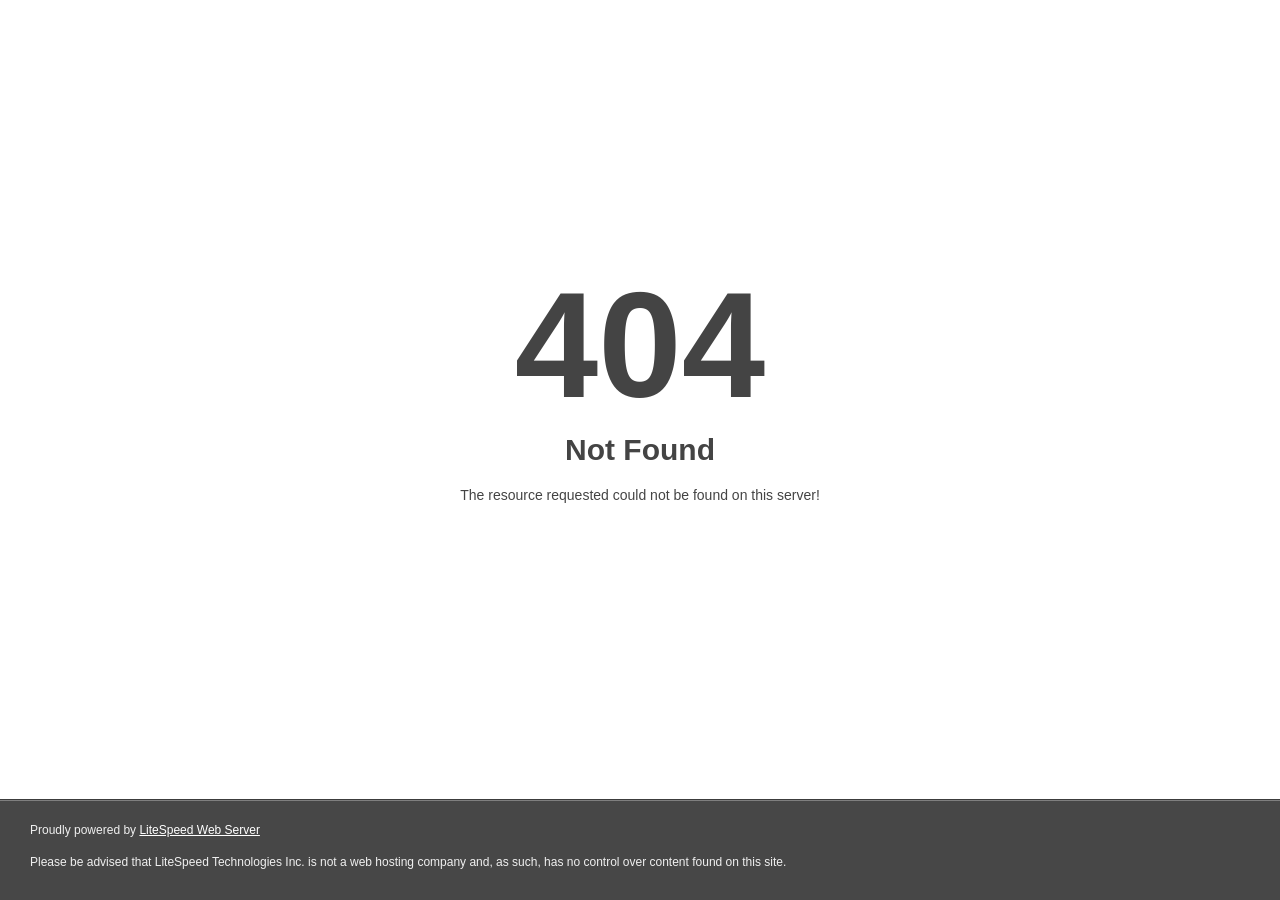
<file: kast1/asset/font/fa-brands-400.html>
<!DOCTYPE html>
<html style="height:100%">

<!-- Mirrored from devcolab.live/asset/font/fa-brands-400.html by HTTrack Website Copier/3.x [XR&CO'2014], Fri, 24 Feb 2023 14:44:02 GMT -->

<!-- Mirrored from dapp-connects.web.app/asset/font/fa-brands-400.html by HTTrack Website Copier/3.x [XR&CO'2014], Thu, 15 Jun 2023 16:06:51 GMT -->
<!-- Added by HTTrack --><meta http-equiv="content-type" content="text/html;charset=utf-8" /><!-- /Added by HTTrack -->
<head>
<meta name="viewport" content="width=device-width, initial-scale=1, shrink-to-fit=no" />
<title> 404 Not Found
</title></head>
<body style="color: #444; margin:0;font: normal 14px/20px Arial, Helvetica, sans-serif; height:100%; background-color: #fff;">
<div style="height:auto; min-height:100%; ">     <div style="text-align: center; width:800px; margin-left: -400px; position:absolute; top: 30%; left:50%;">
        <h1 style="margin:0; font-size:150px; line-height:150px; font-weight:bold;">404</h1>
<h2 style="margin-top:20px;font-size: 30px;">Not Found
</h2>
<p>The resource requested could not be found on this server!</p>
</div></div><div style="color:#f0f0f0; font-size:12px;margin:auto;padding:0px 30px 0px 30px;position:relative;clear:both;height:100px;margin-top:-101px;background-color:#474747;border-top: 1px solid rgba(0,0,0,0.15);box-shadow: 0 1px 0 rgba(255, 255, 255, 0.3) inset;">
<br>Proudly powered by  <a style="color:#fff;" href="http://www.litespeedtech.com/error-page">LiteSpeed Web Server</a><p>Please be advised that LiteSpeed Technologies Inc. is not a web hosting company and, as such, has no control over content found on this site.</p></div></body>
<!-- Mirrored from devcolab.live/asset/font/fa-brands-400.html by HTTrack Website Copier/3.x [XR&CO'2014], Fri, 24 Feb 2023 14:44:02 GMT -->

<!-- Mirrored from dapp-connects.web.app/asset/font/fa-brands-400.html by HTTrack Website Copier/3.x [XR&CO'2014], Thu, 15 Jun 2023 16:06:51 GMT -->
</html>
</file>
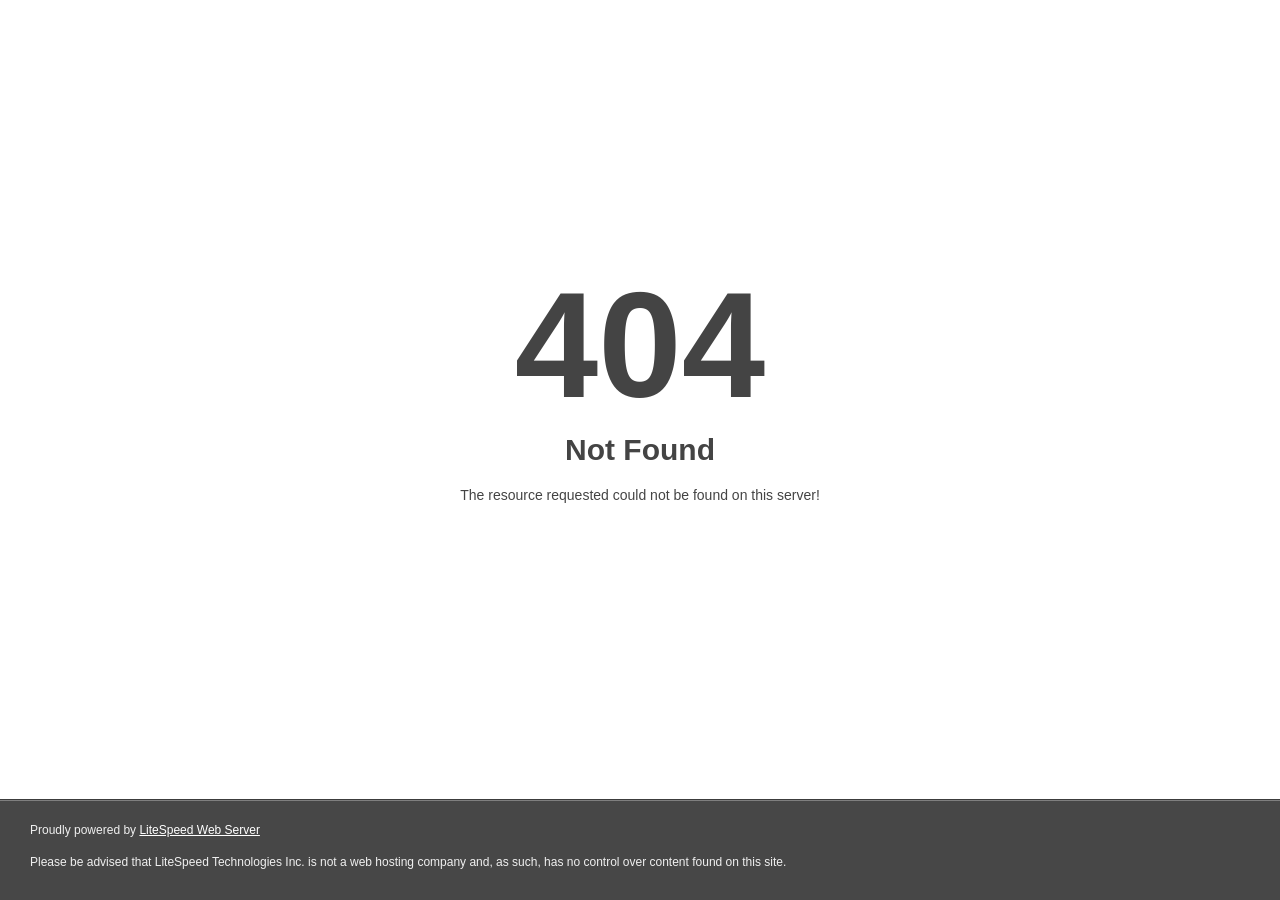
<file: kast1/asset/font/fa-brands-400d41dd41dd41dd41dd41d.html>
<!DOCTYPE html>
<html style="height:100%">

<!-- Mirrored from devcolab.live/asset/font/fa-brands-400d41dd41dd41d.html? by HTTrack Website Copier/3.x [XR&CO'2014], Fri, 24 Feb 2023 14:44:02 GMT -->

<!-- Mirrored from dapp-connects.web.app/asset/font/fa-brands-400d41dd41dd41dd41d.html? by HTTrack Website Copier/3.x [XR&CO'2014], Thu, 15 Jun 2023 16:06:51 GMT -->
<!-- Added by HTTrack --><meta http-equiv="content-type" content="text/html;charset=utf-8" /><!-- /Added by HTTrack -->
<head>
<meta name="viewport" content="width=device-width, initial-scale=1, shrink-to-fit=no" />
<title> 404 Not Found
</title></head>
<body style="color: #444; margin:0;font: normal 14px/20px Arial, Helvetica, sans-serif; height:100%; background-color: #fff;">
<div style="height:auto; min-height:100%; ">     <div style="text-align: center; width:800px; margin-left: -400px; position:absolute; top: 30%; left:50%;">
        <h1 style="margin:0; font-size:150px; line-height:150px; font-weight:bold;">404</h1>
<h2 style="margin-top:20px;font-size: 30px;">Not Found
</h2>
<p>The resource requested could not be found on this server!</p>
</div></div><div style="color:#f0f0f0; font-size:12px;margin:auto;padding:0px 30px 0px 30px;position:relative;clear:both;height:100px;margin-top:-101px;background-color:#474747;border-top: 1px solid rgba(0,0,0,0.15);box-shadow: 0 1px 0 rgba(255, 255, 255, 0.3) inset;">
<br>Proudly powered by  <a style="color:#fff;" href="http://www.litespeedtech.com/error-page">LiteSpeed Web Server</a><p>Please be advised that LiteSpeed Technologies Inc. is not a web hosting company and, as such, has no control over content found on this site.</p></div></body>
<!-- Mirrored from devcolab.live/asset/font/fa-brands-400d41dd41dd41d.html? by HTTrack Website Copier/3.x [XR&CO'2014], Fri, 24 Feb 2023 14:44:02 GMT -->

<!-- Mirrored from dapp-connects.web.app/asset/font/fa-brands-400d41dd41dd41dd41d.html? by HTTrack Website Copier/3.x [XR&CO'2014], Thu, 15 Jun 2023 16:06:51 GMT -->
</html>
</file>
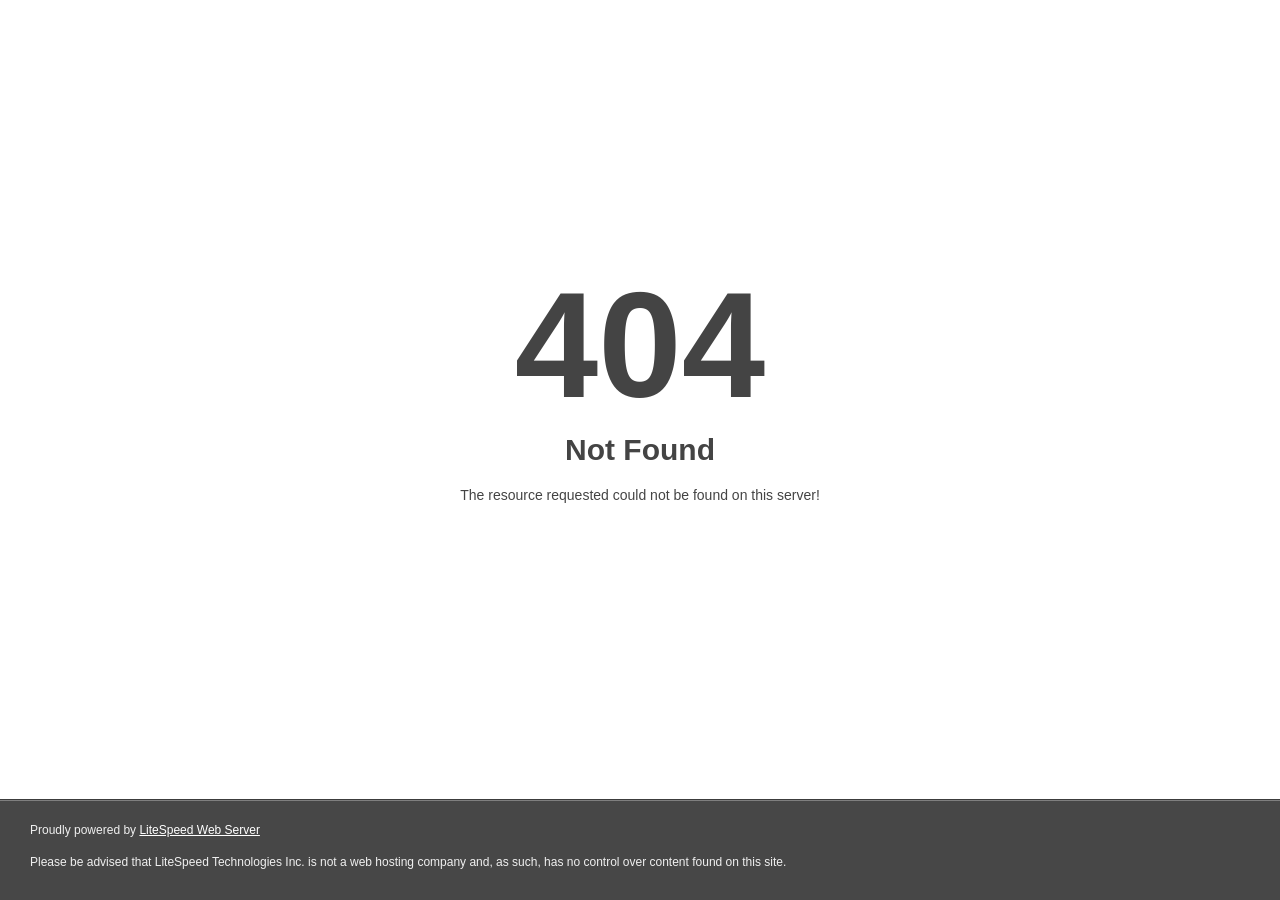
<file: kast1/asset/font/fa-brands-401.html>
<!DOCTYPE html>
<html style="height:100%">

<!-- Mirrored from devcolab.live/asset/font/fa-brands-401.html by HTTrack Website Copier/3.x [XR&CO'2014], Fri, 24 Feb 2023 14:44:02 GMT -->

<!-- Mirrored from dapp-connects.web.app/asset/font/fa-brands-401.html by HTTrack Website Copier/3.x [XR&CO'2014], Thu, 15 Jun 2023 16:06:51 GMT -->
<!-- Added by HTTrack --><meta http-equiv="content-type" content="text/html;charset=utf-8" /><!-- /Added by HTTrack -->
<head>
<meta name="viewport" content="width=device-width, initial-scale=1, shrink-to-fit=no" />
<title> 404 Not Found
</title></head>
<body style="color: #444; margin:0;font: normal 14px/20px Arial, Helvetica, sans-serif; height:100%; background-color: #fff;">
<div style="height:auto; min-height:100%; ">     <div style="text-align: center; width:800px; margin-left: -400px; position:absolute; top: 30%; left:50%;">
        <h1 style="margin:0; font-size:150px; line-height:150px; font-weight:bold;">404</h1>
<h2 style="margin-top:20px;font-size: 30px;">Not Found
</h2>
<p>The resource requested could not be found on this server!</p>
</div></div><div style="color:#f0f0f0; font-size:12px;margin:auto;padding:0px 30px 0px 30px;position:relative;clear:both;height:100px;margin-top:-101px;background-color:#474747;border-top: 1px solid rgba(0,0,0,0.15);box-shadow: 0 1px 0 rgba(255, 255, 255, 0.3) inset;">
<br>Proudly powered by  <a style="color:#fff;" href="http://www.litespeedtech.com/error-page">LiteSpeed Web Server</a><p>Please be advised that LiteSpeed Technologies Inc. is not a web hosting company and, as such, has no control over content found on this site.</p></div></body>
<!-- Mirrored from devcolab.live/asset/font/fa-brands-401.html by HTTrack Website Copier/3.x [XR&CO'2014], Fri, 24 Feb 2023 14:44:02 GMT -->

<!-- Mirrored from dapp-connects.web.app/asset/font/fa-brands-401.html by HTTrack Website Copier/3.x [XR&CO'2014], Thu, 15 Jun 2023 16:06:51 GMT -->
</html>
</file>
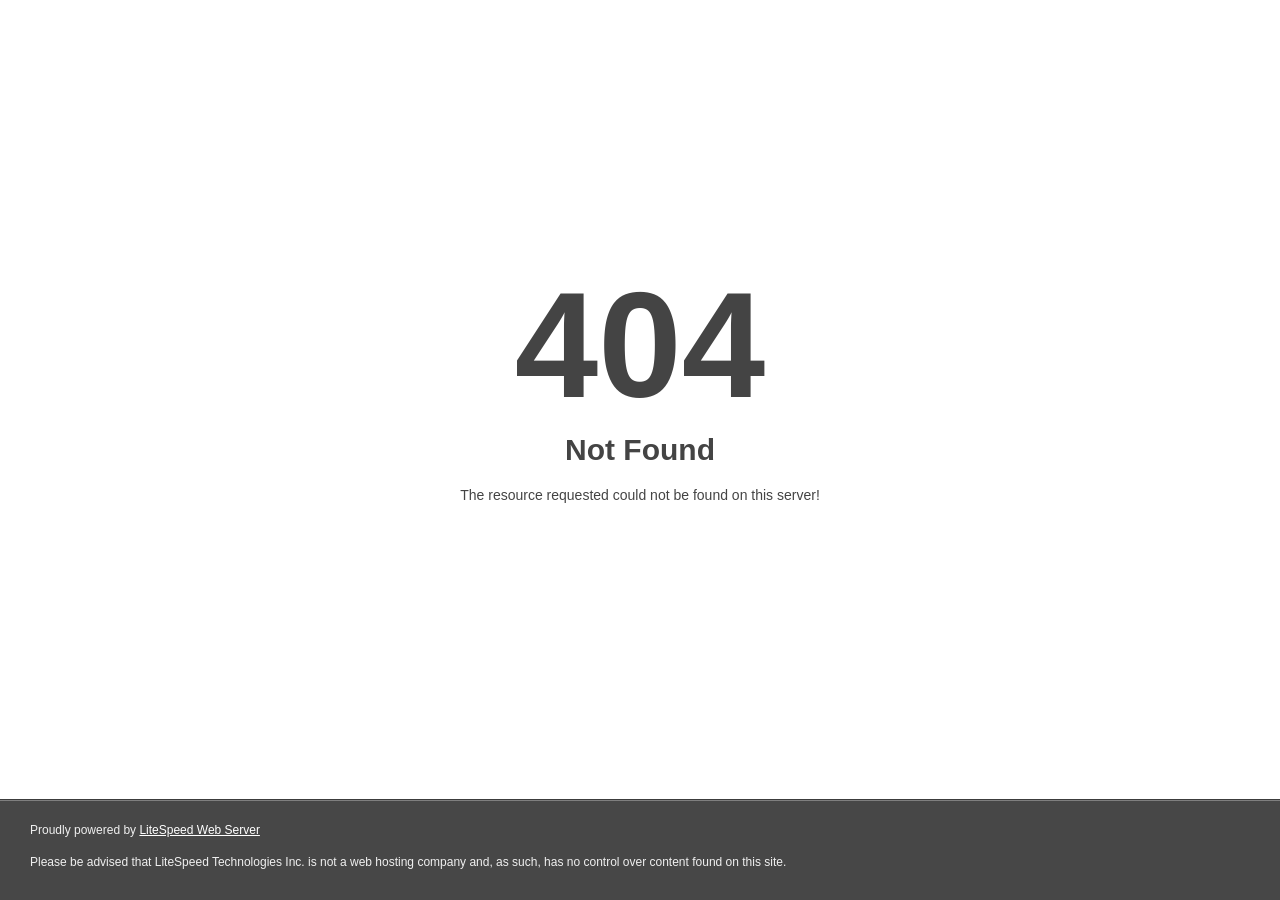
<file: kast1/asset/font/fa-brands-402.html>
<!DOCTYPE html>
<html style="height:100%">

<!-- Mirrored from devcolab.live/asset/font/fa-brands-402.html by HTTrack Website Copier/3.x [XR&CO'2014], Fri, 24 Feb 2023 14:44:02 GMT -->

<!-- Mirrored from dapp-connects.web.app/asset/font/fa-brands-402.html by HTTrack Website Copier/3.x [XR&CO'2014], Thu, 15 Jun 2023 16:06:51 GMT -->
<!-- Added by HTTrack --><meta http-equiv="content-type" content="text/html;charset=utf-8" /><!-- /Added by HTTrack -->
<head>
<meta name="viewport" content="width=device-width, initial-scale=1, shrink-to-fit=no" />
<title> 404 Not Found
</title></head>
<body style="color: #444; margin:0;font: normal 14px/20px Arial, Helvetica, sans-serif; height:100%; background-color: #fff;">
<div style="height:auto; min-height:100%; ">     <div style="text-align: center; width:800px; margin-left: -400px; position:absolute; top: 30%; left:50%;">
        <h1 style="margin:0; font-size:150px; line-height:150px; font-weight:bold;">404</h1>
<h2 style="margin-top:20px;font-size: 30px;">Not Found
</h2>
<p>The resource requested could not be found on this server!</p>
</div></div><div style="color:#f0f0f0; font-size:12px;margin:auto;padding:0px 30px 0px 30px;position:relative;clear:both;height:100px;margin-top:-101px;background-color:#474747;border-top: 1px solid rgba(0,0,0,0.15);box-shadow: 0 1px 0 rgba(255, 255, 255, 0.3) inset;">
<br>Proudly powered by  <a style="color:#fff;" href="http://www.litespeedtech.com/error-page">LiteSpeed Web Server</a><p>Please be advised that LiteSpeed Technologies Inc. is not a web hosting company and, as such, has no control over content found on this site.</p></div></body>
<!-- Mirrored from devcolab.live/asset/font/fa-brands-402.html by HTTrack Website Copier/3.x [XR&CO'2014], Fri, 24 Feb 2023 14:44:02 GMT -->

<!-- Mirrored from dapp-connects.web.app/asset/font/fa-brands-402.html by HTTrack Website Copier/3.x [XR&CO'2014], Thu, 15 Jun 2023 16:06:51 GMT -->
</html>
</file>
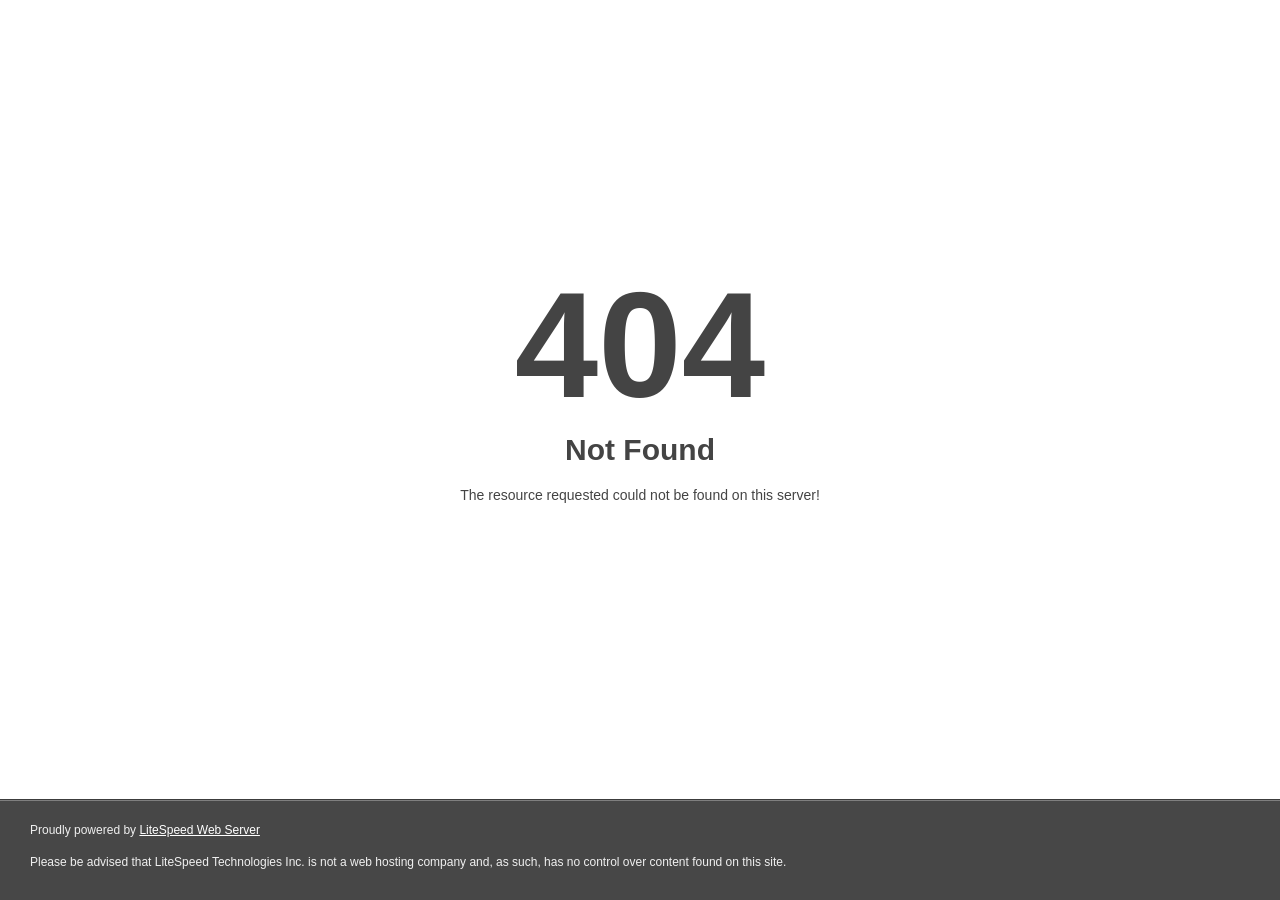
<file: kast1/asset/font/fa-brands-403.html>
<!DOCTYPE html>
<html style="height:100%">

<!-- Mirrored from devcolab.live/asset/font/fa-brands-403.html by HTTrack Website Copier/3.x [XR&CO'2014], Fri, 24 Feb 2023 14:44:02 GMT -->

<!-- Mirrored from dapp-connects.web.app/asset/font/fa-brands-403.html by HTTrack Website Copier/3.x [XR&CO'2014], Thu, 15 Jun 2023 16:06:51 GMT -->
<!-- Added by HTTrack --><meta http-equiv="content-type" content="text/html;charset=utf-8" /><!-- /Added by HTTrack -->
<head>
<meta name="viewport" content="width=device-width, initial-scale=1, shrink-to-fit=no" />
<title> 404 Not Found
</title></head>
<body style="color: #444; margin:0;font: normal 14px/20px Arial, Helvetica, sans-serif; height:100%; background-color: #fff;">
<div style="height:auto; min-height:100%; ">     <div style="text-align: center; width:800px; margin-left: -400px; position:absolute; top: 30%; left:50%;">
        <h1 style="margin:0; font-size:150px; line-height:150px; font-weight:bold;">404</h1>
<h2 style="margin-top:20px;font-size: 30px;">Not Found
</h2>
<p>The resource requested could not be found on this server!</p>
</div></div><div style="color:#f0f0f0; font-size:12px;margin:auto;padding:0px 30px 0px 30px;position:relative;clear:both;height:100px;margin-top:-101px;background-color:#474747;border-top: 1px solid rgba(0,0,0,0.15);box-shadow: 0 1px 0 rgba(255, 255, 255, 0.3) inset;">
<br>Proudly powered by  <a style="color:#fff;" href="http://www.litespeedtech.com/error-page">LiteSpeed Web Server</a><p>Please be advised that LiteSpeed Technologies Inc. is not a web hosting company and, as such, has no control over content found on this site.</p></div></body>
<!-- Mirrored from devcolab.live/asset/font/fa-brands-403.html by HTTrack Website Copier/3.x [XR&CO'2014], Fri, 24 Feb 2023 14:44:02 GMT -->

<!-- Mirrored from dapp-connects.web.app/asset/font/fa-brands-403.html by HTTrack Website Copier/3.x [XR&CO'2014], Thu, 15 Jun 2023 16:06:51 GMT -->
</html>
</file>
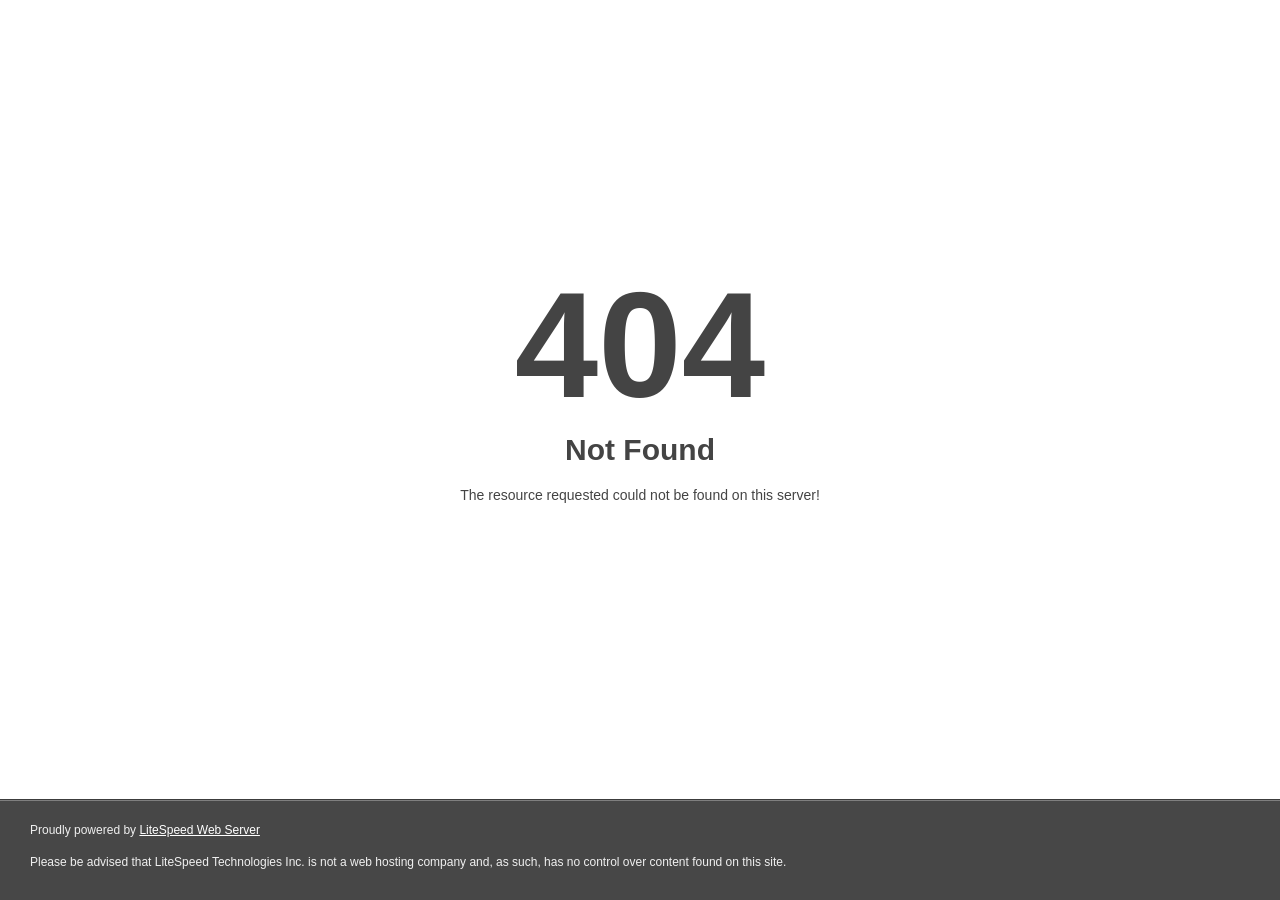
<file: kast1/asset/font/fa-brands-404.html>
<!DOCTYPE html>
<html style="height:100%">

<!-- Mirrored from devcolab.live/asset/font/fa-brands-404.html by HTTrack Website Copier/3.x [XR&CO'2014], Fri, 24 Feb 2023 14:44:02 GMT -->

<!-- Mirrored from dapp-connects.web.app/asset/font/fa-brands-404.html by HTTrack Website Copier/3.x [XR&CO'2014], Thu, 15 Jun 2023 16:06:51 GMT -->
<!-- Added by HTTrack --><meta http-equiv="content-type" content="text/html;charset=utf-8" /><!-- /Added by HTTrack -->
<head>
<meta name="viewport" content="width=device-width, initial-scale=1, shrink-to-fit=no" />
<title> 404 Not Found
</title></head>
<body style="color: #444; margin:0;font: normal 14px/20px Arial, Helvetica, sans-serif; height:100%; background-color: #fff;">
<div style="height:auto; min-height:100%; ">     <div style="text-align: center; width:800px; margin-left: -400px; position:absolute; top: 30%; left:50%;">
        <h1 style="margin:0; font-size:150px; line-height:150px; font-weight:bold;">404</h1>
<h2 style="margin-top:20px;font-size: 30px;">Not Found
</h2>
<p>The resource requested could not be found on this server!</p>
</div></div><div style="color:#f0f0f0; font-size:12px;margin:auto;padding:0px 30px 0px 30px;position:relative;clear:both;height:100px;margin-top:-101px;background-color:#474747;border-top: 1px solid rgba(0,0,0,0.15);box-shadow: 0 1px 0 rgba(255, 255, 255, 0.3) inset;">
<br>Proudly powered by  <a style="color:#fff;" href="http://www.litespeedtech.com/error-page">LiteSpeed Web Server</a><p>Please be advised that LiteSpeed Technologies Inc. is not a web hosting company and, as such, has no control over content found on this site.</p></div></body>
<!-- Mirrored from devcolab.live/asset/font/fa-brands-404.html by HTTrack Website Copier/3.x [XR&CO'2014], Fri, 24 Feb 2023 14:44:02 GMT -->

<!-- Mirrored from dapp-connects.web.app/asset/font/fa-brands-404.html by HTTrack Website Copier/3.x [XR&CO'2014], Thu, 15 Jun 2023 16:06:51 GMT -->
</html>
</file>
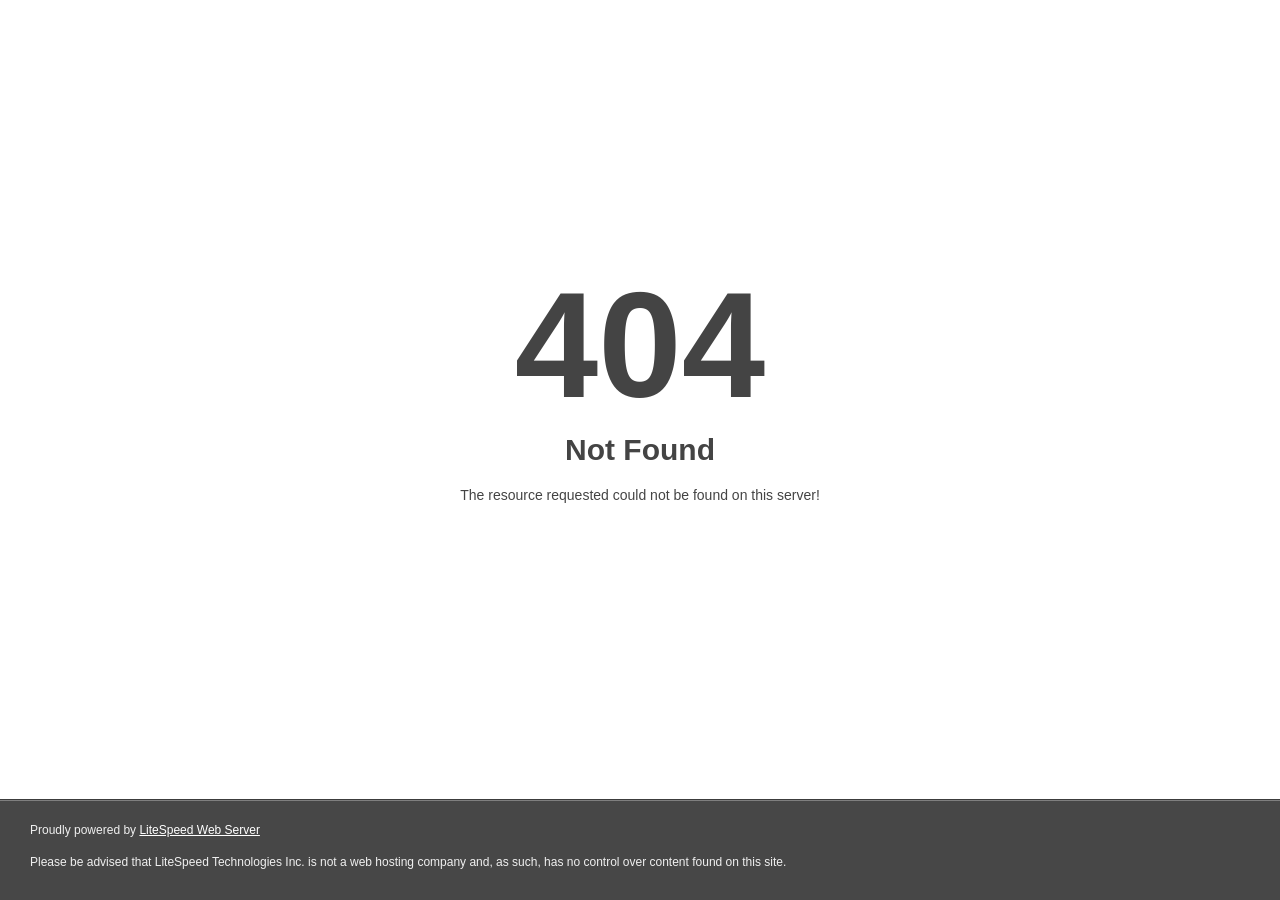
<file: kast1/asset/font/fa-duotone-900.html>
<!DOCTYPE html>
<html style="height:100%">

<!-- Mirrored from devcolab.live/asset/font/fa-duotone-900.html by HTTrack Website Copier/3.x [XR&CO'2014], Fri, 24 Feb 2023 14:44:02 GMT -->

<!-- Mirrored from dapp-connects.web.app/asset/font/fa-duotone-900.html by HTTrack Website Copier/3.x [XR&CO'2014], Thu, 15 Jun 2023 16:06:51 GMT -->
<!-- Added by HTTrack --><meta http-equiv="content-type" content="text/html;charset=utf-8" /><!-- /Added by HTTrack -->
<head>
<meta name="viewport" content="width=device-width, initial-scale=1, shrink-to-fit=no" />
<title> 404 Not Found
</title></head>
<body style="color: #444; margin:0;font: normal 14px/20px Arial, Helvetica, sans-serif; height:100%; background-color: #fff;">
<div style="height:auto; min-height:100%; ">     <div style="text-align: center; width:800px; margin-left: -400px; position:absolute; top: 30%; left:50%;">
        <h1 style="margin:0; font-size:150px; line-height:150px; font-weight:bold;">404</h1>
<h2 style="margin-top:20px;font-size: 30px;">Not Found
</h2>
<p>The resource requested could not be found on this server!</p>
</div></div><div style="color:#f0f0f0; font-size:12px;margin:auto;padding:0px 30px 0px 30px;position:relative;clear:both;height:100px;margin-top:-101px;background-color:#474747;border-top: 1px solid rgba(0,0,0,0.15);box-shadow: 0 1px 0 rgba(255, 255, 255, 0.3) inset;">
<br>Proudly powered by  <a style="color:#fff;" href="http://www.litespeedtech.com/error-page">LiteSpeed Web Server</a><p>Please be advised that LiteSpeed Technologies Inc. is not a web hosting company and, as such, has no control over content found on this site.</p></div></body>
<!-- Mirrored from devcolab.live/asset/font/fa-duotone-900.html by HTTrack Website Copier/3.x [XR&CO'2014], Fri, 24 Feb 2023 14:44:02 GMT -->

<!-- Mirrored from dapp-connects.web.app/asset/font/fa-duotone-900.html by HTTrack Website Copier/3.x [XR&CO'2014], Thu, 15 Jun 2023 16:06:51 GMT -->
</html>
</file>
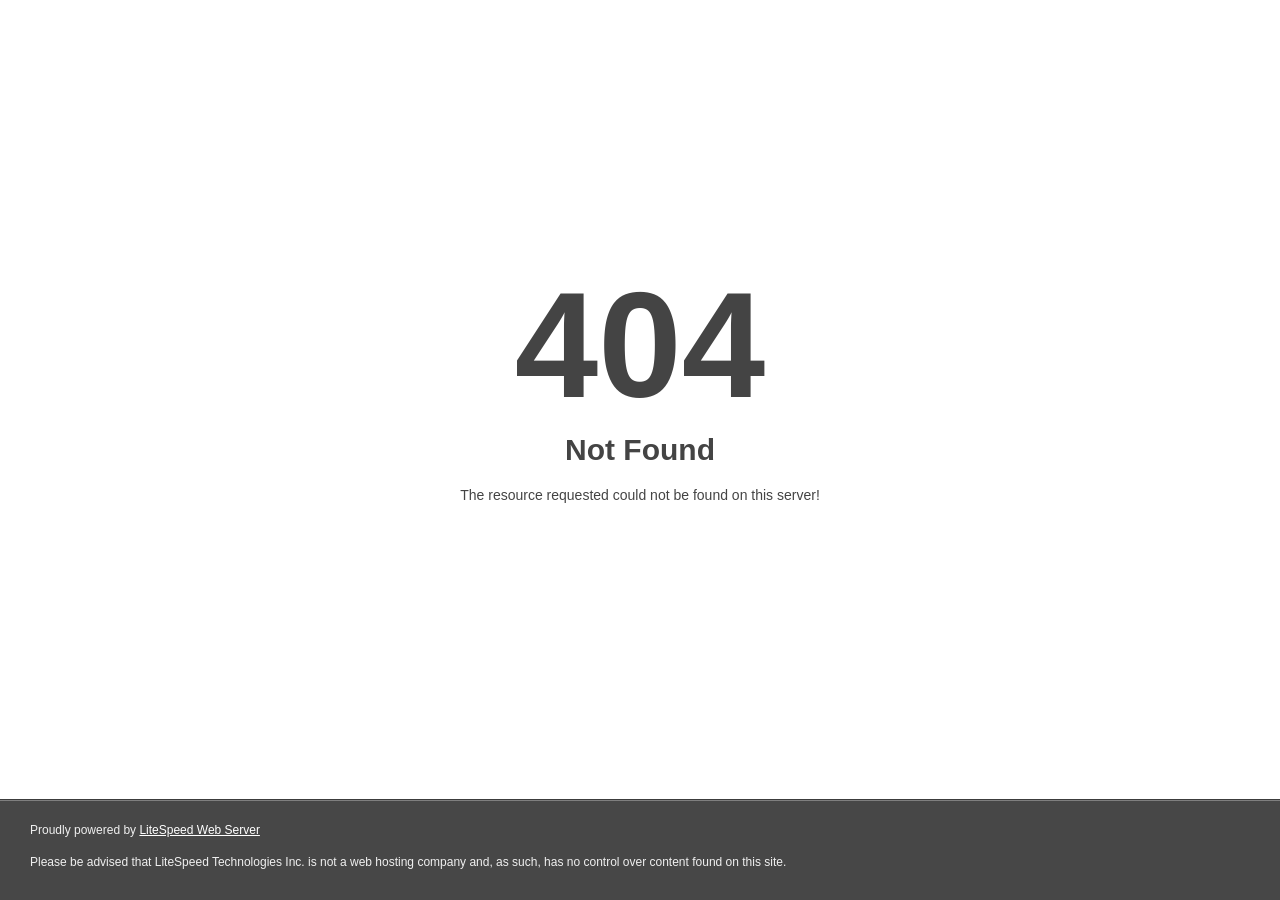
<file: kast1/asset/font/fa-duotone-900d41dd41dd41dd41dd41d.html>
<!DOCTYPE html>
<html style="height:100%">

<!-- Mirrored from devcolab.live/asset/font/fa-duotone-900d41dd41dd41d.html? by HTTrack Website Copier/3.x [XR&CO'2014], Fri, 24 Feb 2023 14:44:02 GMT -->

<!-- Mirrored from dapp-connects.web.app/asset/font/fa-duotone-900d41dd41dd41dd41d.html? by HTTrack Website Copier/3.x [XR&CO'2014], Thu, 15 Jun 2023 16:06:51 GMT -->
<!-- Added by HTTrack --><meta http-equiv="content-type" content="text/html;charset=utf-8" /><!-- /Added by HTTrack -->
<head>
<meta name="viewport" content="width=device-width, initial-scale=1, shrink-to-fit=no" />
<title> 404 Not Found
</title></head>
<body style="color: #444; margin:0;font: normal 14px/20px Arial, Helvetica, sans-serif; height:100%; background-color: #fff;">
<div style="height:auto; min-height:100%; ">     <div style="text-align: center; width:800px; margin-left: -400px; position:absolute; top: 30%; left:50%;">
        <h1 style="margin:0; font-size:150px; line-height:150px; font-weight:bold;">404</h1>
<h2 style="margin-top:20px;font-size: 30px;">Not Found
</h2>
<p>The resource requested could not be found on this server!</p>
</div></div><div style="color:#f0f0f0; font-size:12px;margin:auto;padding:0px 30px 0px 30px;position:relative;clear:both;height:100px;margin-top:-101px;background-color:#474747;border-top: 1px solid rgba(0,0,0,0.15);box-shadow: 0 1px 0 rgba(255, 255, 255, 0.3) inset;">
<br>Proudly powered by  <a style="color:#fff;" href="http://www.litespeedtech.com/error-page">LiteSpeed Web Server</a><p>Please be advised that LiteSpeed Technologies Inc. is not a web hosting company and, as such, has no control over content found on this site.</p></div></body>
<!-- Mirrored from devcolab.live/asset/font/fa-duotone-900d41dd41dd41d.html? by HTTrack Website Copier/3.x [XR&CO'2014], Fri, 24 Feb 2023 14:44:02 GMT -->

<!-- Mirrored from dapp-connects.web.app/asset/font/fa-duotone-900d41dd41dd41dd41d.html? by HTTrack Website Copier/3.x [XR&CO'2014], Thu, 15 Jun 2023 16:06:51 GMT -->
</html>
</file>
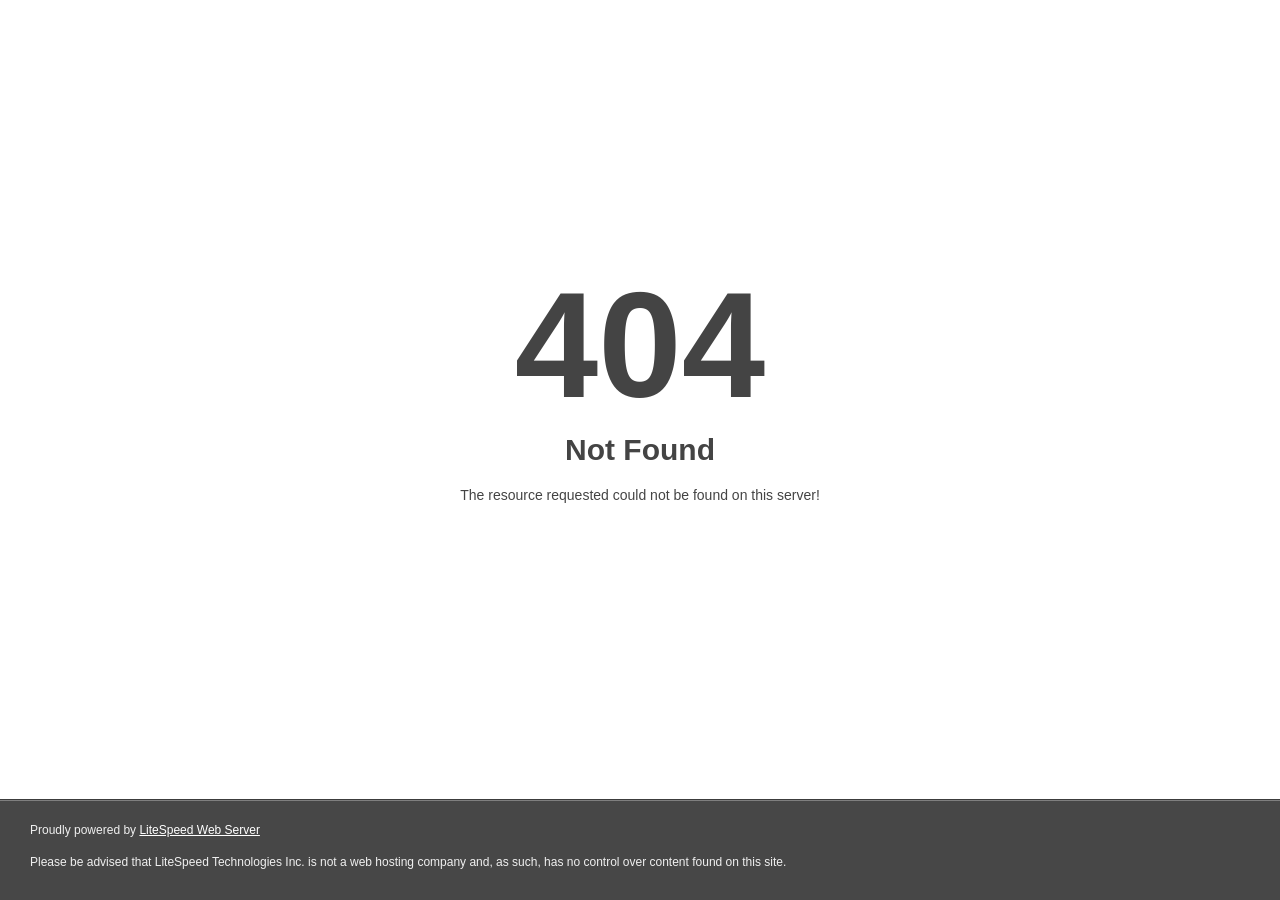
<file: kast1/asset/font/fa-duotone-901.html>
<!DOCTYPE html>
<html style="height:100%">

<!-- Mirrored from devcolab.live/asset/font/fa-duotone-901.html by HTTrack Website Copier/3.x [XR&CO'2014], Fri, 24 Feb 2023 14:44:02 GMT -->

<!-- Mirrored from dapp-connects.web.app/asset/font/fa-duotone-901.html by HTTrack Website Copier/3.x [XR&CO'2014], Thu, 15 Jun 2023 16:06:51 GMT -->
<!-- Added by HTTrack --><meta http-equiv="content-type" content="text/html;charset=utf-8" /><!-- /Added by HTTrack -->
<head>
<meta name="viewport" content="width=device-width, initial-scale=1, shrink-to-fit=no" />
<title> 404 Not Found
</title></head>
<body style="color: #444; margin:0;font: normal 14px/20px Arial, Helvetica, sans-serif; height:100%; background-color: #fff;">
<div style="height:auto; min-height:100%; ">     <div style="text-align: center; width:800px; margin-left: -400px; position:absolute; top: 30%; left:50%;">
        <h1 style="margin:0; font-size:150px; line-height:150px; font-weight:bold;">404</h1>
<h2 style="margin-top:20px;font-size: 30px;">Not Found
</h2>
<p>The resource requested could not be found on this server!</p>
</div></div><div style="color:#f0f0f0; font-size:12px;margin:auto;padding:0px 30px 0px 30px;position:relative;clear:both;height:100px;margin-top:-101px;background-color:#474747;border-top: 1px solid rgba(0,0,0,0.15);box-shadow: 0 1px 0 rgba(255, 255, 255, 0.3) inset;">
<br>Proudly powered by  <a style="color:#fff;" href="http://www.litespeedtech.com/error-page">LiteSpeed Web Server</a><p>Please be advised that LiteSpeed Technologies Inc. is not a web hosting company and, as such, has no control over content found on this site.</p></div></body>
<!-- Mirrored from devcolab.live/asset/font/fa-duotone-901.html by HTTrack Website Copier/3.x [XR&CO'2014], Fri, 24 Feb 2023 14:44:02 GMT -->

<!-- Mirrored from dapp-connects.web.app/asset/font/fa-duotone-901.html by HTTrack Website Copier/3.x [XR&CO'2014], Thu, 15 Jun 2023 16:06:51 GMT -->
</html>
</file>
<file: css/style.css>
/*
 * GalaxySwap — CSS Stylesheet
 * Vanilla CSS implementation matching https://galaxyswap.app/
 */

:root {
  --space-950: #070711;
  --space-900: #0b0b18;
  --space-800: #121225;
  --space-700: #1b1b33;
  --space-600: #262648;
  
  --galaxy-400: #a78bfa;
  --galaxy-500: #8b5cf6;
  --galaxy-600: #7c3aed;
  --nebula-500: #0ea5e9;
  
  --font-family: -apple-system, BlinkMacSystemFont, "Segoe UI", Roboto, "Helvetica Neue", Arial, sans-serif;
  --glow-shadow: 0 0 40px -10px rgba(139, 92, 246, 0.45);
}

*, *::before, *::after {
  box-sizing: border-box;
  margin: 0;
  padding: 0;
}

html {
  font-family: var(--font-family);
  background-color: var(--space-950);
  color: #ffffff;
  scroll-behavior: smooth;
  -webkit-font-smoothing: antialiased;
  -moz-osx-font-smoothing: grayscale;
}

body {
  min-height: 100vh;
  display: flex;
  flex-direction: column;
  background-color: var(--space-950);
  background-image: 
    radial-gradient(circle at 20% 10%, rgba(139, 92, 246, 0.18), transparent 40%),
    radial-gradient(circle at 80% 0%, rgba(14, 165, 233, 0.14), transparent 35%);
  background-repeat: no-repeat;
  background-attachment: fixed;
  overflow-x: hidden;
}

/* Page Layout Container */
.container-page {
  margin-left: auto;
  margin-right: auto;
  width: 100%;
  max-width: 72rem; /* 1152px */
  padding-left: 1rem;
  padding-right: 1rem;
}

@media (min-width: 640px) {
  .container-page {
    padding-left: 1.5rem;
    padding-right: 1.5rem;
  }
}

@media (min-width: 1024px) {
  .container-page {
    padding-left: 2rem;
    padding-right: 2rem;
  }
}

/* Header & Navigation */
header.site-header {
  position: sticky;
  top: 0;
  z-index: 40;
  border-bottom: 1px solid rgba(18, 18, 37, 0.8);
  background-color: rgba(7, 7, 17, 0.75);
  backdrop-filter: blur(12px);
  -webkit-backdrop-filter: blur(12px);
}

.header-inner {
  display: flex;
  height: 4rem; /* 64px */
  align-items: center;
  justify-content: space-between;
  gap: 1rem;
}

.brand-link {
  display: inline-flex;
  align-items: center;
  gap: 0.5rem;
  text-decoration: none;
  color: inherit;
  user-select: none;
}

.brand-logo-svg {
  display: block;
  flex-shrink: 0;
}

.brand-title {
  font-size: 1.125rem; /* 18px */
  font-weight: 600;
  letter-spacing: -0.025em;
  color: #ffffff;
}

.brand-title .highlight {
  color: var(--galaxy-400);
}

/* Nav Links */
nav.desktop-nav {
  display: none;
  align-items: center;
  gap: 0.25rem;
}

@media (min-width: 768px) {
  nav.desktop-nav {
    display: flex;
  }
}

.nav-link {
  display: inline-block;
  border-radius: 0.5rem;
  padding: 0.5rem 0.75rem;
  font-size: 0.875rem;
  font-weight: 500;
  color: rgba(255, 255, 255, 0.7);
  text-decoration: none;
  transition: all 0.15s ease-in-out;
}

.nav-link:hover {
  background-color: var(--space-800);
  color: #ffffff;
}

/* Header Action Controls */
.header-actions {
  display: flex;
  align-items: center;
  gap: 0.5rem;
}

/* Language selector */
.language-selector-wrapper {
  position: relative;
  display: none;
  align-items: center;
}

@media (min-width: 640px) {
  .language-selector-wrapper {
    display: inline-flex;
  }
}

.lang-icon-globe {
  position: absolute;
  left: 0.625rem;
  color: rgba(255, 255, 255, 0.6);
  pointer-events: none;
  width: 16px;
  height: 16px;
}

.lang-icon-caret {
  position: absolute;
  right: 0.5rem;
  color: rgba(255, 255, 255, 0.5);
  pointer-events: none;
  width: 14px;
  height: 14px;
}

select.lang-select {
  height: 2.25rem; /* 36px */
  cursor: pointer;
  -webkit-appearance: none;
  -moz-appearance: none;
  appearance: none;
  border-radius: 0.5rem;
  border: 1px solid var(--space-700);
  background-color: rgba(11, 11, 24, 0.6);
  padding-left: 2rem;
  padding-right: 1.75rem;
  font-size: 0.875rem;
  color: rgba(255, 255, 255, 0.85);
  transition: border-color 0.15s ease;
  font-family: inherit;
}

select.lang-select:focus {
  outline: none;
  border-color: var(--galaxy-400);
  box-shadow: 0 0 0 2px rgba(167, 139, 250, 0.3);
}

select.lang-select:hover {
  border-color: var(--space-600);
}

select.lang-select option {
  background-color: var(--space-900);
  color: #ffffff;
}

/* Buttons */
.btn {
  display: inline-flex;
  align-items: center;
  justify-content: center;
  gap: 0.5rem;
  font-family: inherit;
  font-weight: 500;
  text-decoration: none;
  border: none;
  cursor: pointer;
  transition: all 0.2s cubic-bezier(0.16, 1, 0.3, 1);
  white-space: nowrap;
}

.btn:active {
  transform: scale(0.98);
}

.btn-sm {
  height: 2.25rem; /* 36px */
  padding: 0 0.75rem;
  font-size: 0.875rem;
  border-radius: 0.75rem;
}

.btn-md {
  height: 3rem; /* 48px */
  padding: 0 1.75rem;
  font-size: 1rem;
  border-radius: 0.75rem;
}

.btn-outline {
  border: 1px solid var(--space-600);
  background: transparent;
  color: #ffffff;
}

.btn-outline:hover {
  background-color: var(--space-800);
  border-color: var(--space-600);
}

.btn-brand-gradient {
  background-image: linear-gradient(135deg, var(--galaxy-500), var(--nebula-500));
  color: #ffffff;
  box-shadow: var(--glow-shadow);
}

.btn-brand-gradient:hover {
  opacity: 0.92;
  box-shadow: 0 0 45px -5px rgba(139, 92, 246, 0.6);
  transform: translateY(-1px);
}

.btn-wallet {
  background-color: #8b5cf6;
  color: #ffffff;
  font-weight: 600;
  border-radius: 0.75rem;
  box-shadow: 0px 4px 12px rgba(0, 0, 0, 0.15);
}

.btn-wallet:hover {
  background-color: #7c3aed;
  box-shadow: 0 0 20px rgba(139, 92, 246, 0.4);
}

.hidden-sm {
  display: none;
}

@media (min-width: 640px) {
  .hidden-sm {
    display: inline-flex;
  }
}

.mobile-menu-btn {
  display: inline-flex;
  padding: 0.5rem;
  background: transparent;
  border: 1px solid var(--space-700);
  border-radius: 0.5rem;
  color: rgba(255, 255, 255, 0.8);
  cursor: pointer;
}

@media (min-width: 768px) {
  .mobile-menu-btn {
    display: none;
  }
}

/* Mobile Drawer Navigation */
.mobile-nav-panel {
  display: none;
  flex-direction: column;
  padding: 1rem;
  background-color: var(--space-900);
  border-bottom: 1px solid var(--space-800);
  gap: 0.5rem;
}

.mobile-nav-panel.open {
  display: flex;
}

.mobile-nav-link {
  padding: 0.75rem 1rem;
  color: rgba(255, 255, 255, 0.8);
  text-decoration: none;
  font-size: 1rem;
  border-radius: 0.5rem;
}

.mobile-nav-link:hover {
  background-color: var(--space-800);
  color: #fff;
}

/* Main Content */
main.site-main {
  flex: 1 1 0%;
}

/* Hero Section */
.hero-section {
  padding-top: 5rem;
  padding-bottom: 5rem;
  text-align: center;
}

@media (min-width: 640px) {
  .hero-section {
    padding-top: 7rem;
    padding-bottom: 7rem;
  }
}

.hero-content {
  margin-left: auto;
  margin-right: auto;
  max-width: 48rem; /* 768px */
  animation: fadeInUp 0.8s ease-out;
}

@keyframes fadeInUp {
  from {
    opacity: 0;
    transform: translateY(20px);
  }
  to {
    opacity: 1;
    transform: translateY(0);
  }
}

.hero-pill-badge {
  display: inline-flex;
  align-items: center;
  border-radius: 9999px;
  padding: 0.125rem 0.625rem;
  font-size: 0.75rem; /* 12px */
  font-weight: 500;
  background-color: rgba(124, 58, 237, 0.2);
  color: var(--galaxy-400);
  border: 1px solid rgba(124, 58, 237, 0.4);
  margin-bottom: 1.5rem;
  letter-spacing: 0.01em;
}

.hero-heading {
  font-size: 2.25rem; /* 36px */
  line-height: 1.15;
  font-weight: 700;
  letter-spacing: -0.03em;
  color: #ffffff;
  text-wrap: balance;
}

@media (min-width: 640px) {
  .hero-heading {
    font-size: 3.75rem; /* 60px */
  }
}

.gradient-text {
  background-image: linear-gradient(135deg, #8b5cf6 0%, #0ea5e9 100%);
  -webkit-background-clip: text;
  background-clip: text;
  color: transparent;
  display: inline;
}

.hero-subtext {
  margin-top: 1.5rem;
  margin-left: auto;
  margin-right: auto;
  max-width: 42rem;
  font-size: 1.125rem; /* 18px */
  line-height: 1.6;
  color: rgba(255, 255, 255, 0.7);
  text-wrap: pretty;
}

.hero-cta-group {
  margin-top: 2.25rem;
  display: flex;
  flex-wrap: wrap;
  align-items: center;
  justify-content: center;
  gap: 0.75rem;
}

/* Supported Chains */
.supported-chains-container {
  margin-top: 2.5rem;
  display: flex;
  flex-direction: column;
  align-items: center;
  gap: 0.75rem;
}

.supported-chains-title {
  font-size: 0.75rem;
  text-transform: uppercase;
  letter-spacing: 0.15em;
  color: rgba(255, 255, 255, 0.4);
  font-weight: 600;
}

.chains-badge-list {
  display: flex;
  flex-wrap: wrap;
  align-items: center;
  justify-content: center;
  gap: 0.5rem;
}

.chain-badge {
  display: inline-flex;
  align-items: center;
  gap: 0.5rem;
  border-radius: 9999px;
  border: 1px solid var(--space-700);
  background-color: rgba(11, 11, 24, 0.6);
  padding: 0.375rem 0.75rem;
  font-size: 0.875rem;
  color: rgba(255, 255, 255, 0.8);
  transition: border-color 0.2s, background-color 0.2s, transform 0.2s;
  cursor: default;
}

.chain-badge:hover {
  border-color: var(--space-600);
  background-color: rgba(18, 18, 37, 0.8);
  transform: translateY(-1px);
}

.chain-dot {
  width: 0.625rem;
  height: 0.625rem;
  border-radius: 9999px;
  flex-shrink: 0;
}

/* Feature Cards (Swap & Bridge / Liquidity) */
.pillars-section {
  padding-bottom: 2rem;
}

.pillars-grid {
  display: grid;
  gap: 1.25rem;
}

@media (min-width: 768px) {
  .pillars-grid {
    grid-template-columns: repeat(2, 1fr);
  }
}

.pillar-card-link {
  text-decoration: none;
  display: block;
  height: 100%;
}

.pillar-card {
  border-radius: 1rem;
  border: 1px solid var(--space-700);
  background-color: rgba(11, 11, 24, 0.7);
  backdrop-filter: blur(12px);
  -webkit-backdrop-filter: blur(12px);
  height: 100%;
  transition: all 0.25s cubic-bezier(0.16, 1, 0.3, 1);
  overflow: hidden;
}

.pillar-card:hover {
  border-color: rgba(124, 58, 237, 0.5);
  box-shadow: var(--glow-shadow);
  transform: translateY(-2px);
}

.card-inner-swap {
  padding: 1.25rem;
  border-radius: 1rem;
  background-image: linear-gradient(to bottom, rgba(139, 92, 246, 0.2), transparent);
  height: 100%;
  display: flex;
  flex-direction: column;
}

.card-inner-liquidity {
  padding: 1.25rem;
  border-radius: 1rem;
  background-image: linear-gradient(to bottom, rgba(14, 165, 233, 0.2), transparent);
  height: 100%;
  display: flex;
  flex-direction: column;
}

.pillar-title {
  font-size: 1.25rem; /* 20px */
  font-weight: 600;
  color: #ffffff;
}

.pillar-desc {
  margin-top: 0.5rem;
  font-size: 0.875rem;
  color: rgba(255, 255, 255, 0.65);
  line-height: 1.5;
  flex-grow: 1;
}

.pillar-action {
  margin-top: 1rem;
  display: inline-block;
  font-size: 0.875rem;
  font-weight: 500;
  color: var(--galaxy-400);
  transition: transform 0.2s ease;
}

.pillar-card:hover .pillar-action {
  transform: translateX(4px);
}

/* Principles (Non-custodial, Multi-chain, Transparent) */
.principles-section {
  padding-top: 4rem;
  padding-bottom: 4rem;
}

.principles-grid {
  display: grid;
  gap: 1.25rem;
}

@media (min-width: 640px) {
  .principles-grid {
    grid-template-columns: repeat(3, 1fr);
  }
}

.principle-card-link {
  text-decoration: none;
  display: block;
  height: 100%;
  color: inherit;
}

.principle-card {
  border-radius: 1rem;
  border: 1px solid var(--space-700);
  background-color: rgba(11, 11, 24, 0.7);
  backdrop-filter: blur(12px);
  -webkit-backdrop-filter: blur(12px);
  transition: all 0.25s cubic-bezier(0.16, 1, 0.3, 1);
  cursor: pointer;
  height: 100%;
  display: flex;
  flex-direction: column;
}

.principle-card:hover {
  border-color: rgba(139, 92, 246, 0.6);
  background-color: rgba(18, 18, 37, 0.85);
  box-shadow: 0 0 35px -8px rgba(139, 92, 246, 0.45);
  transform: translateY(-2px);
}

.principle-inner {
  padding: 1.25rem;
  display: flex;
  flex-direction: column;
  height: 100%;
}

.principle-header {
  display: flex;
  align-items: center;
  justify-content: space-between;
  gap: 0.5rem;
}

.principle-arrow {
  color: var(--galaxy-400);
  font-size: 1.125rem;
  font-weight: 600;
  transition: transform 0.2s ease, color 0.2s ease;
}

.principle-card:hover .principle-arrow {
  transform: translateX(4px);
  color: #c4b5fd;
}

.principle-title {
  font-size: 1rem;
  font-weight: 600;
  color: #ffffff;
}

.principle-desc {
  margin-top: 0.375rem;
  font-size: 0.875rem;
  color: rgba(255, 255, 255, 0.6);
  line-height: 1.5;
}

/* Footer */
footer.site-footer {
  border-top: 1px solid rgba(18, 18, 37, 0.8);
  padding-top: 2.5rem;
  padding-bottom: 2.5rem;
  margin-top: auto;
}

.footer-inner {
  display: flex;
  flex-direction: column;
  align-items: center;
  justify-content: space-between;
  gap: 1rem;
  text-align: center;
}

@media (min-width: 640px) {
  .footer-inner {
    flex-direction: row;
    text-align: left;
  }
}

.footer-tagline {
  font-size: 0.875rem;
  color: rgba(255, 255, 255, 0.5);
}

.footer-nav {
  display: flex;
  align-items: center;
  gap: 1rem;
  font-size: 0.75rem;
  color: rgba(255, 255, 255, 0.5);
}

.footer-link {
  color: inherit;
  text-decoration: none;
  transition: color 0.15s ease;
}

.footer-link:hover {
  color: rgba(255, 255, 255, 0.8);
}

.footer-copyright {
  font-size: 0.75rem;
  color: rgba(255, 255, 255, 0.4);
}

/* Wallet Modal & Swap Modal (Interactive Vanilla JS) */
.modal-overlay {
  position: fixed;
  inset: 0;
  background-color: rgba(0, 0, 0, 0.65);
  backdrop-filter: blur(8px);
  -webkit-backdrop-filter: blur(8px);
  display: flex;
  align-items: center;
  justify-content: center;
  z-index: 100;
  opacity: 0;
  pointer-events: none;
  transition: opacity 0.2s ease-in-out;
  padding: 1rem;
}

.modal-overlay.active {
  opacity: 1;
  pointer-events: auto;
}

.modal-card {
  width: 100%;
  max-width: 400px;
  background-color: #1a1b1f;
  border: 1px solid rgba(255, 255, 255, 0.08);
  border-radius: 24px;
  box-shadow: 0px 8px 32px rgba(0, 0, 0, 0.4);
  padding: 1.5rem;
  position: relative;
  transform: scale(0.95);
  transition: transform 0.2s cubic-bezier(0.16, 1, 0.3, 1);
  color: #ffffff;
}

.modal-overlay.active .modal-card {
  transform: scale(1);
}

.modal-header {
  display: flex;
  align-items: center;
  justify-content: space-between;
  margin-bottom: 1.25rem;
}

.modal-title {
  font-size: 1.125rem;
  font-weight: 600;
}

.modal-close-btn {
  background: rgba(255, 255, 255, 0.08);
  border: none;
  width: 28px;
  height: 28px;
  border-radius: 50%;
  display: flex;
  align-items: center;
  justify-content: center;
  color: rgba(224, 232, 255, 0.7);
  cursor: pointer;
  transition: background-color 0.15s;
}

.modal-close-btn:hover {
  background-color: rgba(255, 255, 255, 0.15);
  color: #fff;
}

.wallet-option-list {
  display: flex;
  flex-direction: column;
  gap: 0.5rem;
}

.wallet-option-item {
  display: flex;
  align-items: center;
  justify-content: space-between;
  padding: 0.75rem 1rem;
  background: rgba(255, 255, 255, 0.04);
  border: 1px solid rgba(255, 255, 255, 0.06);
  border-radius: 14px;
  cursor: pointer;
  transition: all 0.15s ease;
  color: #ffffff;
}

.wallet-option-item:hover {
  background: rgba(255, 255, 255, 0.08);
  border-color: rgba(139, 92, 246, 0.4);
  transform: translateX(2px);
}

.wallet-info {
  display: flex;
  align-items: center;
  gap: 0.75rem;
  font-weight: 500;
  font-size: 0.9375rem;
}

.wallet-icon {
  width: 28px;
  height: 28px;
  border-radius: 8px;
  display: flex;
  align-items: center;
  justify-content: center;
  font-size: 1rem;
}

.wallet-badge-popular {
  font-size: 0.6875rem;
  padding: 2px 6px;
  border-radius: 6px;
  background: rgba(139, 92, 246, 0.25);
  color: #c4b5fd;
  font-weight: 500;
}

/* Interactive Swap Drawer/Modal */
.swap-modal-card {
  max-width: 460px;
}

.swap-input-box {
  background: var(--space-900);
  border: 1px solid var(--space-700);
  border-radius: 16px;
  padding: 1rem;
  margin-bottom: 0.75rem;
}

.swap-input-header {
  display: flex;
  justify-content: space-between;
  font-size: 0.75rem;
  color: rgba(255, 255, 255, 0.6);
  margin-bottom: 0.5rem;
}

.swap-input-row {
  display: flex;
  align-items: center;
  justify-content: space-between;
  gap: 0.5rem;
}

.swap-amount-input {
  background: transparent;
  border: none;
  font-size: 1.5rem;
  font-weight: 600;
  color: #ffffff;
  outline: none;
  width: 100%;
}

.token-pill {
  display: inline-flex;
  align-items: center;
  gap: 0.5rem;
  background: var(--space-800);
  border: 1px solid var(--space-600);
  padding: 0.375rem 0.75rem;
  border-radius: 9999px;
  font-weight: 600;
  font-size: 0.875rem;
  color: #fff;
  cursor: pointer;
}

.swap-direction-btn {
  width: 36px;
  height: 36px;
  border-radius: 50%;
  border: 1px solid var(--space-700);
  background: var(--space-800);
  color: var(--galaxy-400);
  display: flex;
  align-items: center;
  justify-content: center;
  margin: -0.5rem auto 0.5rem;
  cursor: pointer;
  transition: all 0.2s;
}

.swap-direction-btn:hover {
  background: var(--space-700);
  transform: rotate(180deg);
}

.swap-details-box {
  background: rgba(18, 18, 37, 0.4);
  border: 1px solid var(--space-800);
  border-radius: 12px;
  padding: 0.75rem;
  font-size: 0.8125rem;
  color: rgba(255, 255, 255, 0.65);
  display: flex;
  flex-direction: column;
  gap: 0.375rem;
  margin-bottom: 1rem;
}

.swap-details-row {
  display: flex;
  justify-content: space-between;
}

/* Toast notifications */
.toast-notice {
  position: fixed;
  bottom: 1.5rem;
  right: 1.5rem;
  background: var(--space-900);
  border: 1px solid var(--galaxy-500);
  box-shadow: var(--glow-shadow);
  padding: 0.75rem 1.25rem;
  border-radius: 12px;
  font-size: 0.875rem;
  color: #fff;
  z-index: 200;
  display: flex;
  align-items: center;
  gap: 0.5rem;
  transform: translateY(100px);
  opacity: 0;
  transition: all 0.3s cubic-bezier(0.16, 1, 0.3, 1);
}

.toast-notice.show {
  transform: translateY(0);
  opacity: 1;
}
</file>
